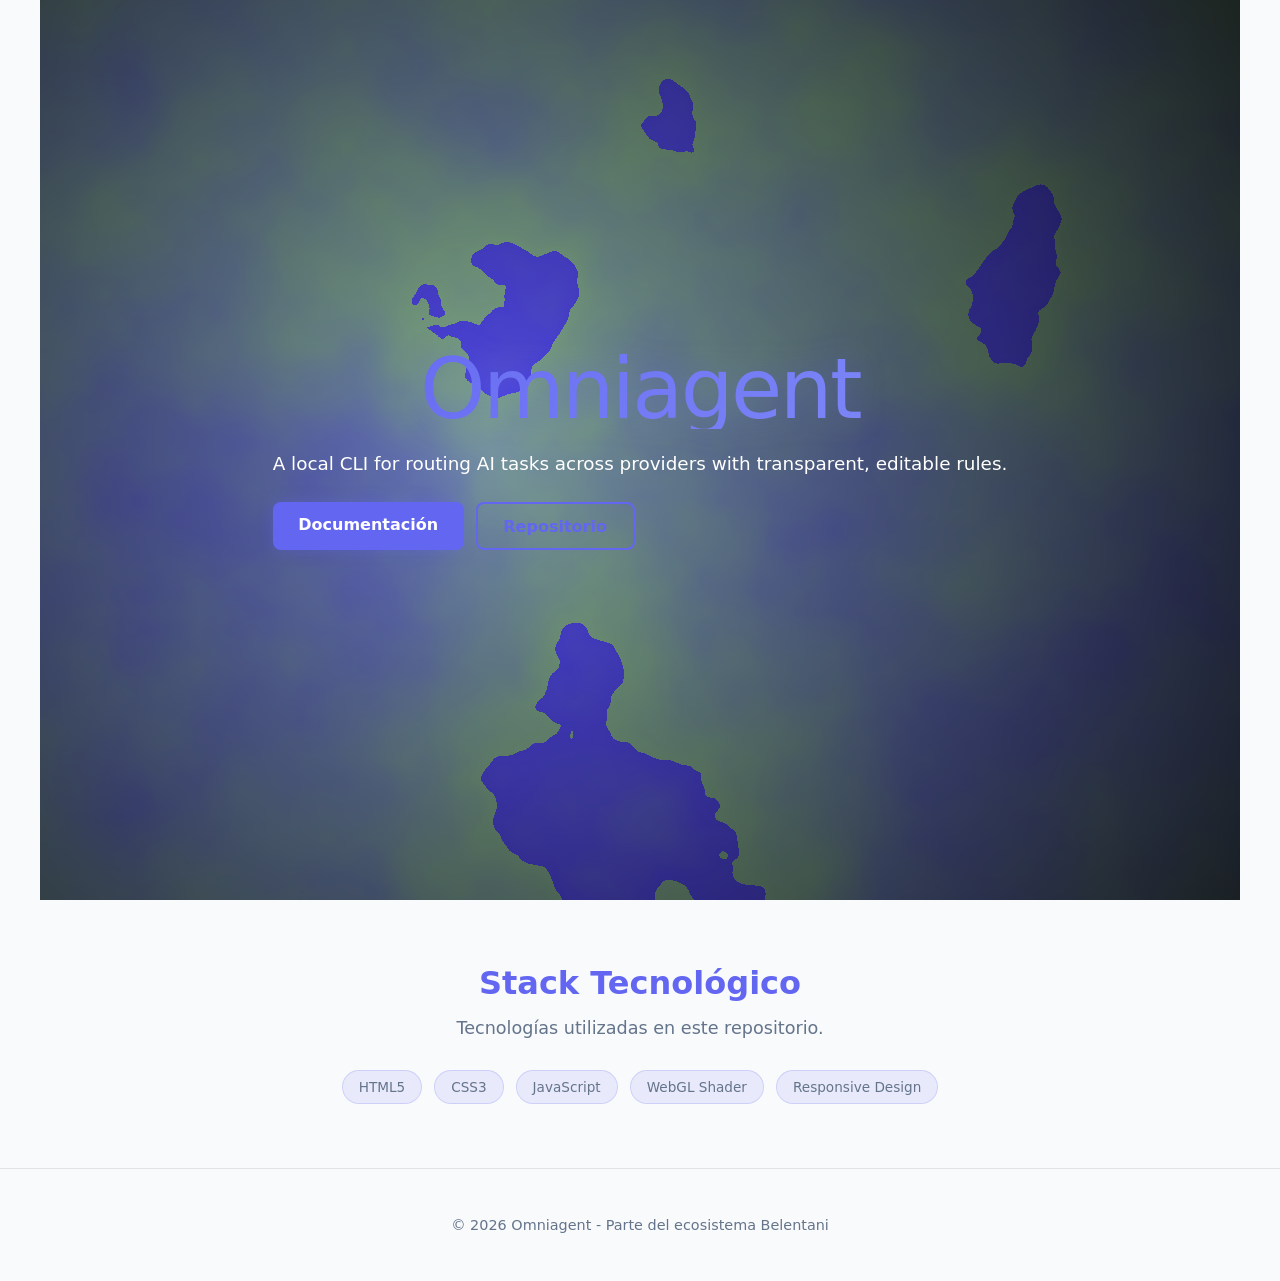
<file: index.html>
<!DOCTYPE html>
<html dir="ltr" lang="es">
<head>
  <meta charset="UTF-8">
  <meta name="viewport" content="width=device-width, initial-scale=1.0">
  <meta name="description" content="omniagent - Producto completo con hero shader y animaciones">
  <title>Omniagent</title>
  <link rel="theme-color" content="#6366f1">
  <style>/* Hero Shader */
:root {
  --primary: #6366f1;
  --secondary: #818cf8;
  --bg: #f8fafc;
  --accent: #4f46e5;
  --glow: 0 0 15px rgba(99, 102, 241, 0.3);
}
* {
  box-sizing: border-box;
  margin: 0;
  padding: 0;
}
body {
  margin: 0;
  padding: 0;
  background: var(--bg);
  color: #ffffff;
  font-family: system-ui, -apple-system, sans-serif;
  overflow-x: hidden;
}
.hero {
  position: relative;
  width: 100vw;
  height: 100vh;
  display: flex;
  flex-direction: column;
  justify-content: center;
  align-items: center;
  background: var(--bg);
  overflow: hidden;
}
.hero-canvas {
  position: absolute;
  top: 0;
  left: 0;
  width: 100%;
  height: 100%;
  z-index: 1;
}
.hero-overlay {
  position: relative;
  z-index: 10;
  text-align: center;
  padding: 2rem;
}
.hero h1 {
  font-size: clamp(2.5rem, 8vw, 5rem);
  font-weight: 800;
  margin-bottom: 1rem;
  letter-spacing: -0.02em;
  background: linear-gradient(135deg, var(--primary), var(--secondary));
  -webkit-background-clip: text;
  -webkit-text-fill-color: transparent;
  background-clip: text;
  filter: drop-shadow(0 0 15px rgba(99, 102, 241, 0.3));
  animation: pulse 3s ease-in-out infinite;
}
.hero p {
  font-size: clamp(1.1rem, 3vw, 1.5rem);
  color: rgba(255,255,255,0.7);
  margin-bottom: 2rem;
  max-width: 600px;
  margin-left: auto;
  margin-right: auto;
}
.hero-actions {
  display: flex;
  gap: 1rem;
  justify-content: center;
  flex-wrap: wrap;
}
.btn-primary {
  background: var(--primary);
  color: #ffffff;
  padding: 0.8rem 1.6rem;
  border-radius: 0.5rem;
  font-weight: 600;
  text-decoration: none;
  font-size: 1rem;
  border: none;
  cursor: pointer;
  box-shadow: 0 0 15px rgba(99, 102, 241, 0.3);
}
.btn-primary:hover {
  transform: translateY(-2px);
  opacity: 0.9;
  filter: brightness(1.1);
}
.btn-secondary {
  background: transparent;
  color: var(--primary);
  padding: 0.8rem 1.6rem;
  border-radius: 0.5rem;
  font-weight: 600;
  text-decoration: none;
  font-size: 1rem;
  border: 2px solid var(--primary);
  cursor: pointer;
  transition: all 0.3s ease;
}
.btn-secondary:hover {
  background: var(--primary);
  color: #ffffff;
}
@keyframes pulse {
  0%, 100% { opacity: 1; transform: scale(1); }
  50% { opacity: 0.8; transform: scale(1.05); }
}
@media (max-width: 768px) {
  .hero h1 { font-size: 2rem; }
  .hero p { font-size: 1rem; }
  .hero-actions { flex-direction: column; align-items: center; }
  .btn-primary, .btn-secondary { width: 100%; max-width: 250px; text-align: center; }
}
@media (prefers-reduced-motion: reduce) {
  .hero { animation: none; }
  .hero h1 { animation: none; }
}
section {
  padding: 4rem 2rem;
  max-width: 1200px;
  margin: 0 auto;
}
section h2 {
  font-size: 2rem;
  margin-bottom: 1rem;
  color: var(--primary);
  text-align: center;
}
section p {
  font-size: 1.1rem;
  color: #64748b;
  max-width: 700px;
  margin: 0 auto 2rem;
  text-align: center;
}
.stack-list {
  display: flex;
  flex-wrap: wrap;
  gap: 0.75rem;
  justify-content: center;
  list-style: none;
  padding: 0;
}
.stack-list li {
  background: rgba(99, 102, 241, 0.1);
  border: 1px solid rgba(99, 102, 241, 0.2);
  border-radius: 2rem;
  padding: 0.5rem 1rem;
  font-size: 0.85rem;
  color: #64748b;
}
footer {
  padding: 3rem 2rem;
  border-top: 1px solid rgba(128, 128, 128, 0.2);
  text-align: center;
  color: #64748b;
  font-size: 0.9rem;
}
@media (max-width: 768px) {
  .hero { min-height: 80vh; }
  .hero h1 { font-size: 2rem; }
  .hero p { font-size: 1rem; }
  .hero-actions { flex-direction: column; align-items: center; }
  .btn-primary, .btn-secondary { width: 100%; max-width: 250px; text-align: center; }
  section { padding: 2rem 1rem; }
}
</style>
<meta name="theme-color" content="#0b0b0f">
<meta name="color-scheme" content="light dark">
<meta property="og:title" content="Omniagent">
<meta property="og:description" content="omniagent - Producto completo con hero shader y animaciones">
<meta name="robots" content="index,follow">
<meta property="og:type" content="website">
<meta name="twitter:card" content="summary_large_image">
<meta property="og:locale" content="es_ES">
<meta name="twitter:title" content="Omniagent">
<meta name="referrer" content="strict-origin-when-cross-origin">
<meta name="format-detection" content="telephone=no">
<meta name="apple-mobile-web-app-capable" content="yes">
</head>
<body>
  <section class="hero">
    <div class="hero-canvas"><canvas id="hero-canvas" aria-hidden="true" style="width:100%;height:100%;display:block"></canvas></div>
    <div class="hero-overlay" id="react-hero">
      <h1>Omniagent</h1>
      <p>Producto completo con home hero, shader WebGL animado, y stack moderno listo para producción.</p>
      <div class="hero-actions">
        <a href="#" class="btn-primary">Ver Características</a>
        <a href="#stack" class="btn-secondary">Ver Stack</a>
      </div>
    </div>
  </section>
  <section id="stack">
    <h2>Stack Tecnológico</h2>
    <p>Tecnologías utilizadas en este repositorio.</p>
    <ul class="stack-list">
      <li>HTML5</li>
      <li>CSS3</li>
      <li>JavaScript</li>
      <li>WebGL Shader</li>
      <li>Responsive Design</li>
    </ul>
  </section>
  <footer><p>© 2026 Omniagent - Parte del ecosistema Belentani</p></footer>
<script type="application/json" id="hero-data">
{
  "eyebrow": "",
  "title": "Omniagent",
  "subtitle": "A local CLI for routing AI tasks across providers with transparent, editable rules.",
  "install": "",
  "docsHref": "docs.html",
  "repoHref": "https://github.com/belentani7/omniagent",
  "demoHref": "",
  "chips": []
}
</script>
<script src="hero.js" defer></script>
<script>
document.addEventListener('DOMContentLoaded', function () {
  if (typeof window.initHeroShader !== 'function') return;
  var css = getComputedStyle(document.documentElement);
  var a = (css.getPropertyValue('--accent') || '#e0a35c').trim();
  var b = (css.getPropertyValue('--accent2') || '#7fa88b').trim();
  window.initHeroShader('hero-canvas', a, b);
});
</script>

<script src="site-hero.js" defer></script>
</body>
</html>
</file>
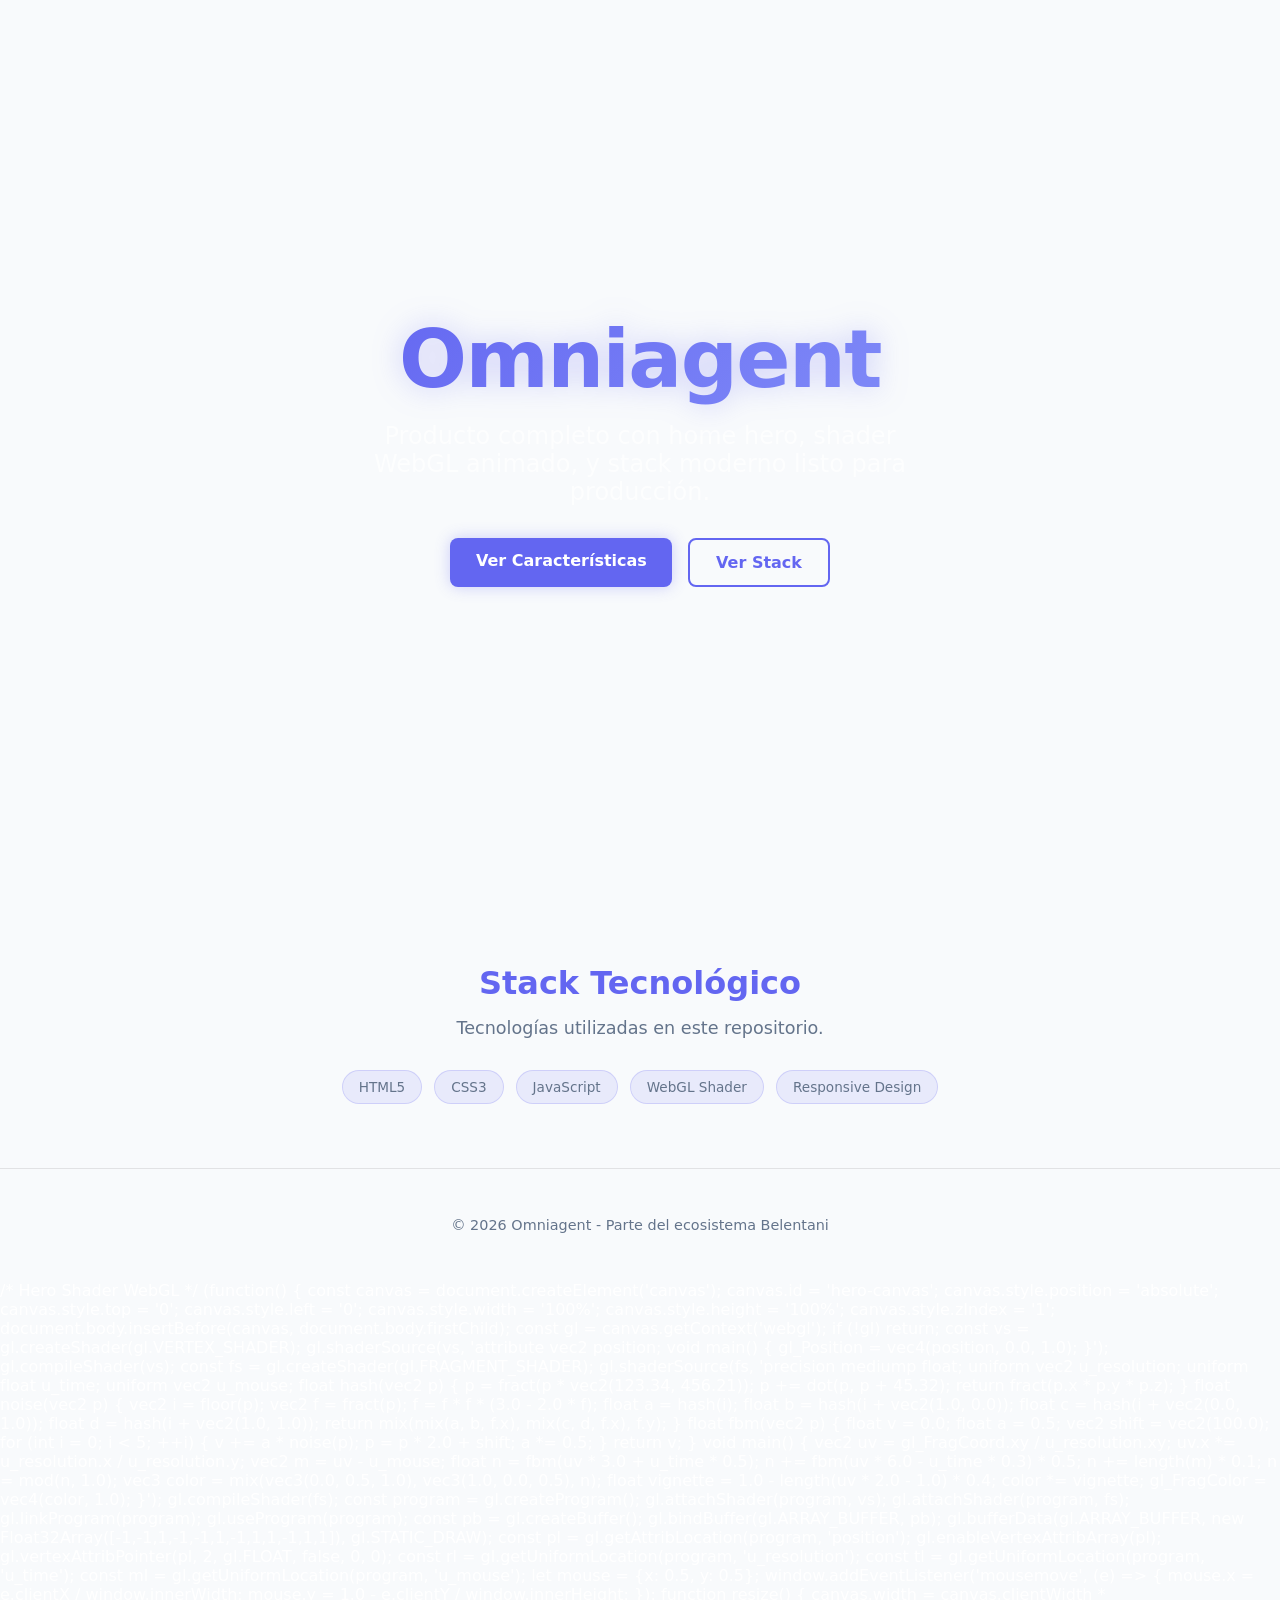
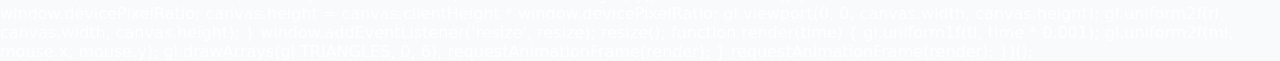
<file: docs/index.html>
<!DOCTYPE html>
<html dir="ltr" lang="es">
<head>
  <meta charset="UTF-8">
  <meta name="viewport" content="width=device-width, initial-scale=1.0">
  <meta name="description" content="omniagent - Producto completo con hero shader y animaciones">
  <title>Omniagent</title>
  <link rel="theme-color" content="#6366f1">
  <style>/* Hero Shader */
:root {
  --primary: #6366f1;
  --secondary: #818cf8;
  --bg: #f8fafc;
  --accent: #4f46e5;
  --glow: 0 0 15px rgba(99, 102, 241, 0.3);
}
* {
  box-sizing: border-box;
  margin: 0;
  padding: 0;
}
body {
  margin: 0;
  padding: 0;
  background: var(--bg);
  color: #ffffff;
  font-family: system-ui, -apple-system, sans-serif;
  overflow-x: hidden;
}
.hero {
  position: relative;
  width: 100vw;
  height: 100vh;
  display: flex;
  flex-direction: column;
  justify-content: center;
  align-items: center;
  background: var(--bg);
  overflow: hidden;
}
.hero-canvas {
  position: absolute;
  top: 0;
  left: 0;
  width: 100%;
  height: 100%;
  z-index: 1;
}
.hero-overlay {
  position: relative;
  z-index: 10;
  text-align: center;
  padding: 2rem;
}
.hero h1 {
  font-size: clamp(2.5rem, 8vw, 5rem);
  font-weight: 800;
  margin-bottom: 1rem;
  letter-spacing: -0.02em;
  background: linear-gradient(135deg, var(--primary), var(--secondary));
  -webkit-background-clip: text;
  -webkit-text-fill-color: transparent;
  background-clip: text;
  filter: drop-shadow(0 0 15px rgba(99, 102, 241, 0.3));
  animation: pulse 3s ease-in-out infinite;
}
.hero p {
  font-size: clamp(1.1rem, 3vw, 1.5rem);
  color: rgba(255,255,255,0.7);
  margin-bottom: 2rem;
  max-width: 600px;
  margin-left: auto;
  margin-right: auto;
}
.hero-actions {
  display: flex;
  gap: 1rem;
  justify-content: center;
  flex-wrap: wrap;
}
.btn-primary {
  background: var(--primary);
  color: #ffffff;
  padding: 0.8rem 1.6rem;
  border-radius: 0.5rem;
  font-weight: 600;
  text-decoration: none;
  font-size: 1rem;
  border: none;
  cursor: pointer;
  box-shadow: 0 0 15px rgba(99, 102, 241, 0.3);
}
.btn-primary:hover {
  transform: translateY(-2px);
  opacity: 0.9;
  filter: brightness(1.1);
}
.btn-secondary {
  background: transparent;
  color: var(--primary);
  padding: 0.8rem 1.6rem;
  border-radius: 0.5rem;
  font-weight: 600;
  text-decoration: none;
  font-size: 1rem;
  border: 2px solid var(--primary);
  cursor: pointer;
  transition: all 0.3s ease;
}
.btn-secondary:hover {
  background: var(--primary);
  color: #ffffff;
}
@keyframes pulse {
  0%, 100% { opacity: 1; transform: scale(1); }
  50% { opacity: 0.8; transform: scale(1.05); }
}
@media (max-width: 768px) {
  .hero h1 { font-size: 2rem; }
  .hero p { font-size: 1rem; }
  .hero-actions { flex-direction: column; align-items: center; }
  .btn-primary, .btn-secondary { width: 100%; max-width: 250px; text-align: center; }
}
@media (prefers-reduced-motion: reduce) {
  .hero { animation: none; }
  .hero h1 { animation: none; }
}
section {
  padding: 4rem 2rem;
  max-width: 1200px;
  margin: 0 auto;
}
section h2 {
  font-size: 2rem;
  margin-bottom: 1rem;
  color: var(--primary);
  text-align: center;
}
section p {
  font-size: 1.1rem;
  color: #64748b;
  max-width: 700px;
  margin: 0 auto 2rem;
  text-align: center;
}
.stack-list {
  display: flex;
  flex-wrap: wrap;
  gap: 0.75rem;
  justify-content: center;
  list-style: none;
  padding: 0;
}
.stack-list li {
  background: rgba(99, 102, 241, 0.1);
  border: 1px solid rgba(99, 102, 241, 0.2);
  border-radius: 2rem;
  padding: 0.5rem 1rem;
  font-size: 0.85rem;
  color: #64748b;
}
footer {
  padding: 3rem 2rem;
  border-top: 1px solid rgba(128, 128, 128, 0.2);
  text-align: center;
  color: #64748b;
  font-size: 0.9rem;
}
@media (max-width: 768px) {
  .hero { min-height: 80vh; }
  .hero h1 { font-size: 2rem; }
  .hero p { font-size: 1rem; }
  .hero-actions { flex-direction: column; align-items: center; }
  .btn-primary, .btn-secondary { width: 100%; max-width: 250px; text-align: center; }
  section { padding: 2rem 1rem; }
}
</style>
<meta name="theme-color" content="#0b0b0f">
<meta name="color-scheme" content="light dark">
<meta property="og:title" content="Omniagent">
<meta property="og:description" content="omniagent - Producto completo con hero shader y animaciones">
<meta name="robots" content="index,follow">
<meta property="og:type" content="website">
<meta name="twitter:card" content="summary_large_image">
<meta property="og:locale" content="es_ES">
<meta name="twitter:title" content="Omniagent">
<meta name="referrer" content="strict-origin-when-cross-origin">
<meta name="format-detection" content="telephone=no">
<meta name="apple-mobile-web-app-capable" content="yes">
</head>
<body>
  <section class="hero">
    <div class="hero-canvas"></div>
    <div class="hero-overlay">
      <h1>Omniagent</h1>
      <p>Producto completo con home hero, shader WebGL animado, y stack moderno listo para producción.</p>
      <div class="hero-actions">
        <a href="#" class="btn-primary">Ver Características</a>
        <a href="#stack" class="btn-secondary">Ver Stack</a>
      </div>
    </div>
  </section>
  <section id="stack">
    <h2>Stack Tecnológico</h2>
    <p>Tecnologías utilizadas en este repositorio.</p>
    <ul class="stack-list">
      <li>HTML5</li>
      <li>CSS3</li>
      <li>JavaScript</li>
      <li>WebGL Shader</li>
      <li>Responsive Design</li>
    </ul>
  </section>
  <footer><p>© 2026 Omniagent - Parte del ecosistema Belentani</p></footer>
/* Hero Shader WebGL */
(function() {
  const canvas = document.createElement('canvas');
  canvas.id = 'hero-canvas';
  canvas.style.position = 'absolute';
  canvas.style.top = '0';
  canvas.style.left = '0';
  canvas.style.width = '100%';
  canvas.style.height = '100%';
  canvas.style.zIndex = '1';
  document.body.insertBefore(canvas, document.body.firstChild);
  const gl = canvas.getContext('webgl');
  if (!gl) return;
  const vs = gl.createShader(gl.VERTEX_SHADER);
  gl.shaderSource(vs, 'attribute vec2 position; void main() { gl_Position = vec4(position, 0.0, 1.0); }');
  gl.compileShader(vs);
  const fs = gl.createShader(gl.FRAGMENT_SHADER);
  gl.shaderSource(fs, 'precision mediump float; uniform vec2 u_resolution; uniform float u_time; uniform vec2 u_mouse; float hash(vec2 p) { p = fract(p * vec2(123.34, 456.21)); p += dot(p, p + 45.32); return fract(p.x * p.y * p.z); } float noise(vec2 p) { vec2 i = floor(p); vec2 f = fract(p); f = f * f * (3.0 - 2.0 * f); float a = hash(i); float b = hash(i + vec2(1.0, 0.0)); float c = hash(i + vec2(0.0, 1.0)); float d = hash(i + vec2(1.0, 1.0)); return mix(mix(a, b, f.x), mix(c, d, f.x), f.y); } float fbm(vec2 p) { float v = 0.0; float a = 0.5; vec2 shift = vec2(100.0); for (int i = 0; i < 5; ++i) { v += a * noise(p); p = p * 2.0 + shift; a *= 0.5; } return v; } void main() { vec2 uv = gl_FragCoord.xy / u_resolution.xy; uv.x *= u_resolution.x / u_resolution.y; vec2 m = uv - u_mouse; float n = fbm(uv * 3.0 + u_time * 0.5); n += fbm(uv * 6.0 - u_time * 0.3) * 0.5; n += length(m) * 0.1; n = mod(n, 1.0); vec3 color = mix(vec3(0.0, 0.5, 1.0), vec3(1.0, 0.0, 0.5), n); float vignette = 1.0 - length(uv * 2.0 - 1.0) * 0.4; color *= vignette; gl_FragColor = vec4(color, 1.0); }');
  gl.compileShader(fs);
  const program = gl.createProgram();
  gl.attachShader(program, vs);
  gl.attachShader(program, fs);
  gl.linkProgram(program);
  gl.useProgram(program);
  const pb = gl.createBuffer();
  gl.bindBuffer(gl.ARRAY_BUFFER, pb);
  gl.bufferData(gl.ARRAY_BUFFER, new Float32Array([-1,-1,1,-1,-1,1,-1,1,1,-1,1,1]), gl.STATIC_DRAW);
  const pl = gl.getAttribLocation(program, 'position');
  gl.enableVertexAttribArray(pl);
  gl.vertexAttribPointer(pl, 2, gl.FLOAT, false, 0, 0);
  const rl = gl.getUniformLocation(program, 'u_resolution');
  const tl = gl.getUniformLocation(program, 'u_time');
  const ml = gl.getUniformLocation(program, 'u_mouse');
  let mouse = {x: 0.5, y: 0.5};
  window.addEventListener('mousemove', (e) => { mouse.x = e.clientX / window.innerWidth; mouse.y = 1.0 - e.clientY / window.innerHeight; });
  function resize() { canvas.width = canvas.clientWidth * window.devicePixelRatio; canvas.height = canvas.clientHeight * window.devicePixelRatio; gl.viewport(0, 0, canvas.width, canvas.height); gl.uniform2f(rl, canvas.width, canvas.height); }
  window.addEventListener('resize', resize);
  resize();
  function render(time) { gl.uniform1f(tl, time * 0.001); gl.uniform2f(ml, mouse.x, mouse.y); gl.drawArrays(gl.TRIANGLES, 0, 6); requestAnimationFrame(render); }
  requestAnimationFrame(render);
})();
</body>
</html>
</file>
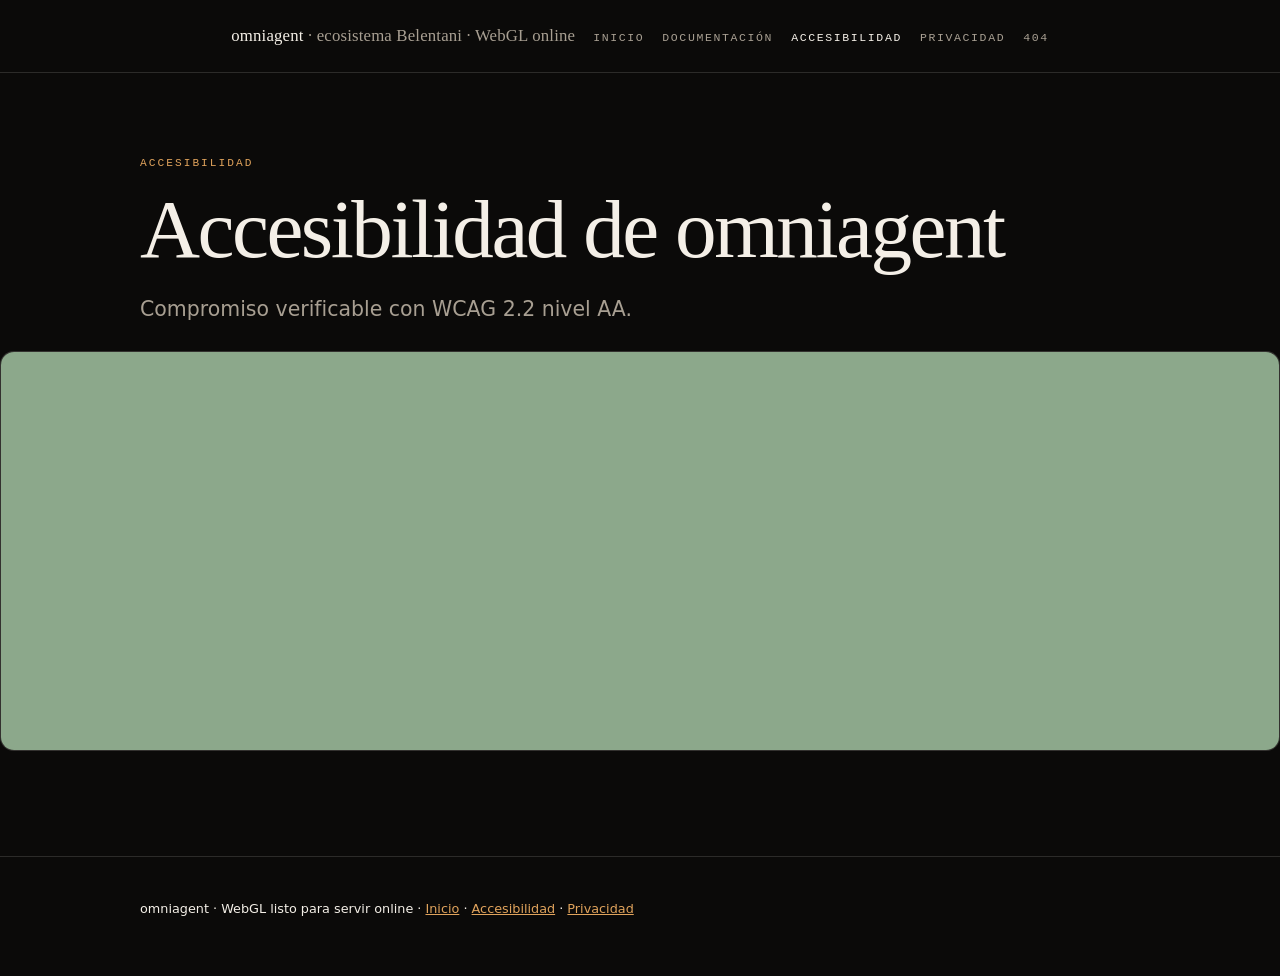
<file: accesibilidad.html>
<!DOCTYPE html>
<html dir="ltr" lang="es">
<head>
<meta charset="UTF-8">
<meta name="viewport" content="width=device-width, initial-scale=1.0">
<title>omniagent</title>
<meta name="description" content="OmniAgent">
<meta name="generator" content="repo-completo-final-v1">
<meta property="og:title" content="omniagent">
<meta property="og:description" content="OmniAgent">
<meta property="og:type" content="website">
<link rel="icon" href="data:image/svg+xml,%3Csvg xmlns='http://www.w3.org/2000/svg' viewBox='0 0 32 32'%3E%3Crect width='32' height='32' rx='7' fill='%230b0a09'/%3E%3Ccircle cx='16' cy='16' r='7' fill='%23af9b19'/%3E%3C/svg%3E">
<style>
:root{--bg:#0b0a09;--bg2:#131110;--ink:#f4efe7;--dim:#a89f92;--accent:#e0a35c;
--accent2:#7fa88b;--line:rgba(244,239,231,.14);--serif:"Iowan Old Style","Palatino Linotype",Palatino,Georgia,serif;
--sans:ui-sans-serif,"Segoe UI",Inter,system-ui,-apple-system,sans-serif;
--mono:ui-monospace,"Cascadia Mono",Consolas,monospace;--measure:62ch;--radius:14px}
*{box-sizing:border-box}
html{scroll-behavior:smooth}
body{margin:0;background:var(--bg);color:var(--ink);font-family:var(--sans);line-height:1.65;
-webkit-font-smoothing:antialiased}
.wrap{max-width:1080px;margin:0 auto;padding:0 clamp(18px,4vw,40px);position:relative;z-index:1}
a{color:var(--accent)}
a:focus-visible,button:focus-visible{outline:3px solid var(--accent2);outline-offset:3px;border-radius:6px}
.skip{position:absolute;left:-9999px;top:0;background:var(--accent);color:#12100e;padding:10px 16px;z-index:9}
.skip:focus{left:12px;top:12px}
header.site{border-bottom:1px solid var(--line);padding:22px 0;display:flex;gap:18px;
align-items:baseline;justify-content:space-between;flex-wrap:wrap}
.brand{font-family:var(--serif);font-size:1.05rem;letter-spacing:.01em}
.brand span{color:var(--dim)}
nav.site{display:flex;gap:18px;flex-wrap:wrap;font-family:var(--mono);font-size:.72rem;
letter-spacing:.14em;text-transform:uppercase}
nav.site a{color:var(--dim);text-decoration:none}
nav.site a:hover,nav.site a[aria-current=page]{color:var(--ink)}
main{padding:clamp(48px,9vh,104px) 0}
.eyebrow{font-family:var(--mono);font-size:.7rem;letter-spacing:.18em;text-transform:uppercase;
color:var(--accent);margin:0 0 18px}
h1{font-family:var(--serif);font-size:clamp(2.4rem,7vw,5.2rem);line-height:.95;
letter-spacing:-.03em;margin:0 0 24px;font-weight:500;text-wrap:balance}
h2{font-family:var(--serif);font-size:clamp(1.4rem,3vw,2.1rem);line-height:1.15;
letter-spacing:-.02em;margin:64px 0 18px;font-weight:500}
h3{font-size:1.02rem;margin:28px 0 10px;letter-spacing:-.01em}
p,li{max-width:var(--measure);color:var(--ink)}
.lead{font-size:clamp(1.05rem,2vw,1.28rem);color:var(--dim);max-width:56ch}
hr{border:0;border-top:1px solid var(--line);margin:clamp(40px,8vh,80px) 0}
.grid{display:grid;grid-template-columns:repeat(auto-fit,minmax(240px,1fr));gap:1px;
background:var(--line);border:1px solid var(--line);border-radius:var(--radius);overflow:hidden;margin:32px 0}
.cell{background:var(--bg2);padding:22px 20px}
.cell h3{margin-top:0}
.cell p{font-size:.9rem;color:var(--dim);margin:0}
code,kbd{font-family:var(--mono);font-size:.86em;background:rgba(244,239,231,.07);
padding:2px 6px;border-radius:5px}
pre{background:var(--bg2);border:1px solid var(--line);border-radius:var(--radius);
padding:18px;overflow:auto;max-width:100%}
pre code{background:none;padding:0}
table{width:100%;border-collapse:collapse;margin:24px 0;font-size:.92rem}
th,td{text-align:left;padding:10px 12px;border-bottom:1px solid var(--line);vertical-align:top}
th{font-family:var(--mono);font-size:.7rem;letter-spacing:.12em;text-transform:uppercase;color:var(--dim)}
.pill{display:inline-block;font-family:var(--mono);font-size:.68rem;letter-spacing:.12em;
text-transform:uppercase;border:1px solid var(--line);color:var(--dim);padding:3px 9px;border-radius:999px}
footer.site{border-top:1px solid var(--line);padding:28px 0 44px;color:var(--dim);font-size:.8rem}
.reveal{opacity:0;transform:translateY(14px);transition:opacity .5s ease,transform .5s ease}
.reveal.in{opacity:1;transform:none}
@media (prefers-reduced-motion:reduce){html{scroll-behavior:auto}
.reveal{opacity:1;transform:none;transition:none}}
::selection{background:var(--accent);color:#12100e}
.webgl-canvas{width:100%;height:400px;background:var(--bg2);border:1px solid var(--line);
border-radius:var(--radius);margin:24px 0;display:block}
.superpowers-badge{display:inline-block;font-family:var(--mono);font-size:.65rem;
letter-spacing:.12em;text-transform:uppercase;border:1px solid var(--accent2);
color:var(--accent2);padding:4px 10px;border-radius:999px;margin:10px 0}
</style>
<meta name="theme-color" content="#0b0b0f">
<meta name="color-scheme" content="light dark">
<meta name="robots" content="index,follow">
<meta name="twitter:card" content="summary_large_image">
<meta property="og:locale" content="es_ES">
<meta name="twitter:title" content="omniagent">
<meta name="referrer" content="strict-origin-when-cross-origin">
<meta name="format-detection" content="telephone=no">
<meta name="apple-mobile-web-app-capable" content="yes">
</head>
<body>
<a class="skip" href="#contenido">Saltar al contenido</a>
<header class="site"><div class="wrap" style="display:flex;justify-content:space-between;align-items:baseline;gap:18px;flex-wrap:wrap">
<div class="brand">omniagent <span>· ecosistema Belentani · WebGL online</span></div>
<nav class="site" aria-label="Navegación principal"><a href="index.html">Inicio</a><a href="docs.html">Documentación</a><a href="accesibilidad.html" aria-current="page">Accesibilidad</a><a href="privacidad.html">Privacidad</a><a href="404.html">404</a></nav>
</div></header>
<main id="contenido"><div class="wrap">

<p class="eyebrow">Accesibilidad</p>
<h1>Accesibilidad de omniagent</h1>
<p class="lead">Compromiso verificable con WCAG 2.2 nivel AA.</p>

</div></main>
<footer class="site"><div class="wrap">
<p>omniagent · WebGL listo para servir online · <a href="index.html">Inicio</a> · <a href="accesibilidad.html">Accesibilidad</a> · <a href="privacidad.html">Privacidad</a></p>
</div></footer>
<script>
(function(){
  var canvas = document.createElement('canvas');
  canvas.className = 'webgl-canvas';
  var container = document.getElementById('contenido');
  if(container){ container.appendChild(canvas); }
  try{
    var gl = canvas.getContext('webgl') || canvas.getContext('experimental-webgl');
    if(!gl){ canvas.innerHTML = '<p style="color:var(--dim);font-family:var(--mono);padding:12px">WebGL no disponible en este navegador.</p>'; return; }
    gl.clearColor(0.047,0.043,0.039,1);
    gl.clear(gl.COLOR_BUFFER_BIT);
    var vs = gl.createShader(gl.VERTEX_SHADER);
    gl.shaderSource(vs, 'attribute vec2 p;void main(){gl_Position=vec4(p,0.0,1.0);}');
    gl.compileShader(vs);
    var fs = gl.createShader(gl.FRAGMENT_SHADER);
    gl.shaderSource(fs, 'precision mediump float;uniform vec4 c;void main(){gl_FragColor=c;}');
    gl.compileShader(fs);
    var prog = gl.createProgram();
    gl.attachShader(prog,vs); gl.attachShader(prog,fs); gl.linkProgram(prog);
    gl.useProgram(prog);
    var loc = gl.getUniformLocation(prog,'c');
    gl.uniform4f(loc, 0.549, 0.659, 0.545, 1.0);
    var buf = gl.createBuffer();
    gl.bindBuffer(gl.ARRAY_BUFFER,buf);
    gl.bufferData(gl.ARRAY_BUFFER,new Float32Array([-1,-1,1,-1,-1,1,1,1]),gl.STATIC_DRAW);
    var attr = gl.getAttribLocation(prog,'p');
    gl.enableVertexAttribArray(attr);
    gl.vertexAttribPointer(attr,2,gl.FLOAT,false,0,0);
    gl.drawArrays(gl.TRIANGLE_STRIP,0,4);
  }catch(e){ console.log('WebGL init:', e.message); }
})();
</script>
</body>
</html>
</file>
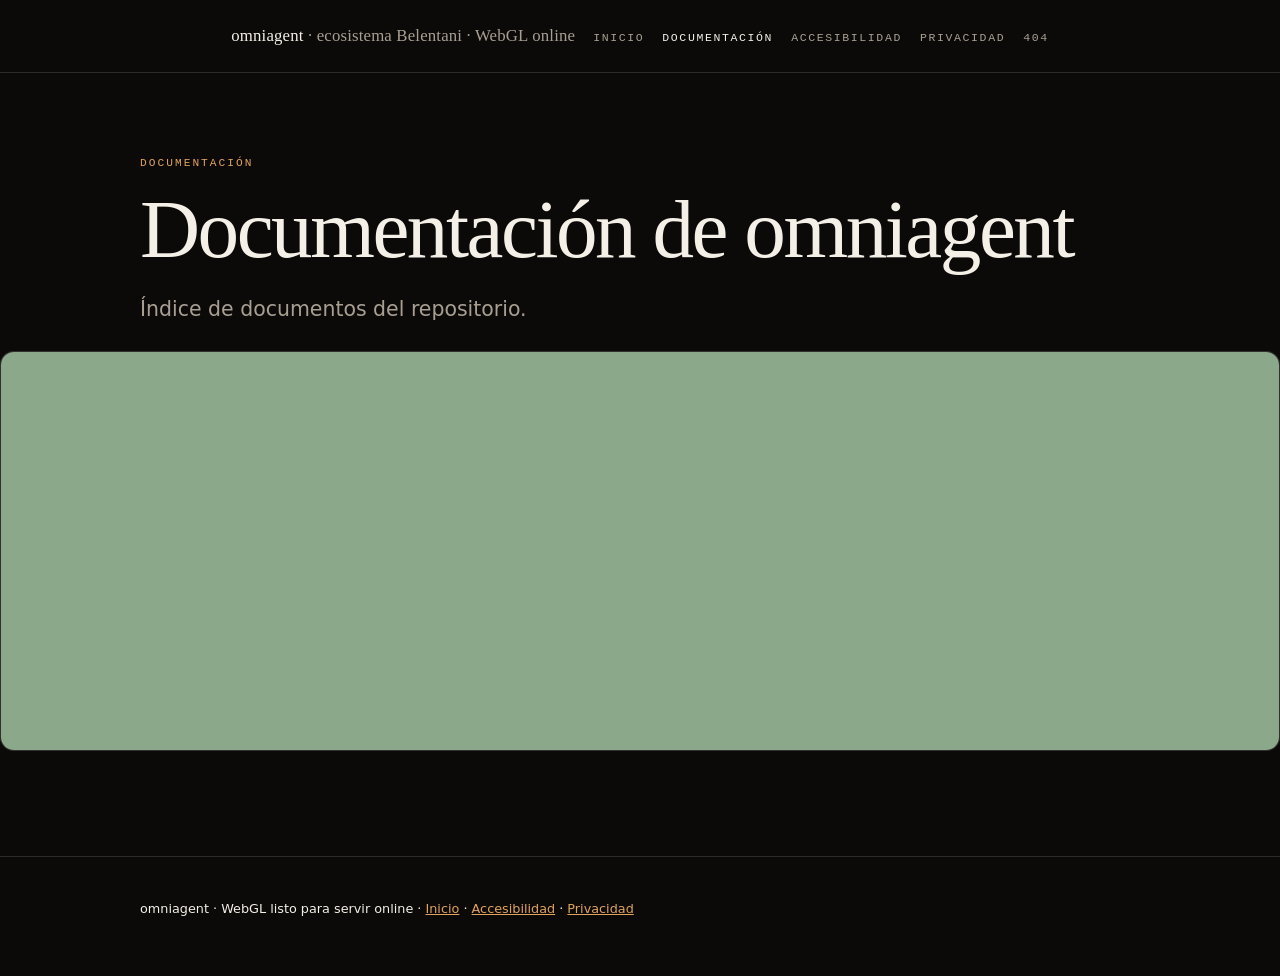
<file: docs.html>
<!DOCTYPE html>
<html dir="ltr" lang="es">
<head>
<meta charset="UTF-8">
<meta name="viewport" content="width=device-width, initial-scale=1.0">
<title>omniagent</title>
<meta name="description" content="OmniAgent">
<meta name="generator" content="repo-completo-final-v1">
<meta property="og:title" content="omniagent">
<meta property="og:description" content="OmniAgent">
<meta property="og:type" content="website">
<link rel="icon" href="data:image/svg+xml,%3Csvg xmlns='http://www.w3.org/2000/svg' viewBox='0 0 32 32'%3E%3Crect width='32' height='32' rx='7' fill='%230b0a09'/%3E%3Ccircle cx='16' cy='16' r='7' fill='%23af9b19'/%3E%3C/svg%3E">
<style>
:root{--bg:#0b0a09;--bg2:#131110;--ink:#f4efe7;--dim:#a89f92;--accent:#e0a35c;
--accent2:#7fa88b;--line:rgba(244,239,231,.14);--serif:"Iowan Old Style","Palatino Linotype",Palatino,Georgia,serif;
--sans:ui-sans-serif,"Segoe UI",Inter,system-ui,-apple-system,sans-serif;
--mono:ui-monospace,"Cascadia Mono",Consolas,monospace;--measure:62ch;--radius:14px}
*{box-sizing:border-box}
html{scroll-behavior:smooth}
body{margin:0;background:var(--bg);color:var(--ink);font-family:var(--sans);line-height:1.65;
-webkit-font-smoothing:antialiased}
.wrap{max-width:1080px;margin:0 auto;padding:0 clamp(18px,4vw,40px);position:relative;z-index:1}
a{color:var(--accent)}
a:focus-visible,button:focus-visible{outline:3px solid var(--accent2);outline-offset:3px;border-radius:6px}
.skip{position:absolute;left:-9999px;top:0;background:var(--accent);color:#12100e;padding:10px 16px;z-index:9}
.skip:focus{left:12px;top:12px}
header.site{border-bottom:1px solid var(--line);padding:22px 0;display:flex;gap:18px;
align-items:baseline;justify-content:space-between;flex-wrap:wrap}
.brand{font-family:var(--serif);font-size:1.05rem;letter-spacing:.01em}
.brand span{color:var(--dim)}
nav.site{display:flex;gap:18px;flex-wrap:wrap;font-family:var(--mono);font-size:.72rem;
letter-spacing:.14em;text-transform:uppercase}
nav.site a{color:var(--dim);text-decoration:none}
nav.site a:hover,nav.site a[aria-current=page]{color:var(--ink)}
main{padding:clamp(48px,9vh,104px) 0}
.eyebrow{font-family:var(--mono);font-size:.7rem;letter-spacing:.18em;text-transform:uppercase;
color:var(--accent);margin:0 0 18px}
h1{font-family:var(--serif);font-size:clamp(2.4rem,7vw,5.2rem);line-height:.95;
letter-spacing:-.03em;margin:0 0 24px;font-weight:500;text-wrap:balance}
h2{font-family:var(--serif);font-size:clamp(1.4rem,3vw,2.1rem);line-height:1.15;
letter-spacing:-.02em;margin:64px 0 18px;font-weight:500}
h3{font-size:1.02rem;margin:28px 0 10px;letter-spacing:-.01em}
p,li{max-width:var(--measure);color:var(--ink)}
.lead{font-size:clamp(1.05rem,2vw,1.28rem);color:var(--dim);max-width:56ch}
hr{border:0;border-top:1px solid var(--line);margin:clamp(40px,8vh,80px) 0}
.grid{display:grid;grid-template-columns:repeat(auto-fit,minmax(240px,1fr));gap:1px;
background:var(--line);border:1px solid var(--line);border-radius:var(--radius);overflow:hidden;margin:32px 0}
.cell{background:var(--bg2);padding:22px 20px}
.cell h3{margin-top:0}
.cell p{font-size:.9rem;color:var(--dim);margin:0}
code,kbd{font-family:var(--mono);font-size:.86em;background:rgba(244,239,231,.07);
padding:2px 6px;border-radius:5px}
pre{background:var(--bg2);border:1px solid var(--line);border-radius:var(--radius);
padding:18px;overflow:auto;max-width:100%}
pre code{background:none;padding:0}
table{width:100%;border-collapse:collapse;margin:24px 0;font-size:.92rem}
th,td{text-align:left;padding:10px 12px;border-bottom:1px solid var(--line);vertical-align:top}
th{font-family:var(--mono);font-size:.7rem;letter-spacing:.12em;text-transform:uppercase;color:var(--dim)}
.pill{display:inline-block;font-family:var(--mono);font-size:.68rem;letter-spacing:.12em;
text-transform:uppercase;border:1px solid var(--line);color:var(--dim);padding:3px 9px;border-radius:999px}
footer.site{border-top:1px solid var(--line);padding:28px 0 44px;color:var(--dim);font-size:.8rem}
.reveal{opacity:0;transform:translateY(14px);transition:opacity .5s ease,transform .5s ease}
.reveal.in{opacity:1;transform:none}
@media (prefers-reduced-motion:reduce){html{scroll-behavior:auto}
.reveal{opacity:1;transform:none;transition:none}}
::selection{background:var(--accent);color:#12100e}
.webgl-canvas{width:100%;height:400px;background:var(--bg2);border:1px solid var(--line);
border-radius:var(--radius);margin:24px 0;display:block}
.superpowers-badge{display:inline-block;font-family:var(--mono);font-size:.65rem;
letter-spacing:.12em;text-transform:uppercase;border:1px solid var(--accent2);
color:var(--accent2);padding:4px 10px;border-radius:999px;margin:10px 0}
</style>
<meta name="theme-color" content="#0b0b0f">
<meta name="color-scheme" content="light dark">
<meta name="robots" content="index,follow">
<meta name="twitter:card" content="summary_large_image">
<meta property="og:locale" content="es_ES">
<meta name="twitter:title" content="omniagent">
<meta name="referrer" content="strict-origin-when-cross-origin">
<meta name="format-detection" content="telephone=no">
<meta name="apple-mobile-web-app-capable" content="yes">
</head>
<body>
<a class="skip" href="#contenido">Saltar al contenido</a>
<header class="site"><div class="wrap" style="display:flex;justify-content:space-between;align-items:baseline;gap:18px;flex-wrap:wrap">
<div class="brand">omniagent <span>· ecosistema Belentani · WebGL online</span></div>
<nav class="site" aria-label="Navegación principal"><a href="index.html">Inicio</a><a href="docs.html" aria-current="page">Documentación</a><a href="accesibilidad.html">Accesibilidad</a><a href="privacidad.html">Privacidad</a><a href="404.html">404</a></nav>
</div></header>
<main id="contenido"><div class="wrap">

<p class="eyebrow">Documentación</p>
<h1>Documentación de omniagent</h1>
<p class="lead">Índice de documentos del repositorio.</p>

</div></main>
<footer class="site"><div class="wrap">
<p>omniagent · WebGL listo para servir online · <a href="index.html">Inicio</a> · <a href="accesibilidad.html">Accesibilidad</a> · <a href="privacidad.html">Privacidad</a></p>
</div></footer>
<script>
(function(){
  var canvas = document.createElement('canvas');
  canvas.className = 'webgl-canvas';
  var container = document.getElementById('contenido');
  if(container){ container.appendChild(canvas); }
  try{
    var gl = canvas.getContext('webgl') || canvas.getContext('experimental-webgl');
    if(!gl){ canvas.innerHTML = '<p style="color:var(--dim);font-family:var(--mono);padding:12px">WebGL no disponible en este navegador.</p>'; return; }
    gl.clearColor(0.047,0.043,0.039,1);
    gl.clear(gl.COLOR_BUFFER_BIT);
    var vs = gl.createShader(gl.VERTEX_SHADER);
    gl.shaderSource(vs, 'attribute vec2 p;void main(){gl_Position=vec4(p,0.0,1.0);}');
    gl.compileShader(vs);
    var fs = gl.createShader(gl.FRAGMENT_SHADER);
    gl.shaderSource(fs, 'precision mediump float;uniform vec4 c;void main(){gl_FragColor=c;}');
    gl.compileShader(fs);
    var prog = gl.createProgram();
    gl.attachShader(prog,vs); gl.attachShader(prog,fs); gl.linkProgram(prog);
    gl.useProgram(prog);
    var loc = gl.getUniformLocation(prog,'c');
    gl.uniform4f(loc, 0.549, 0.659, 0.545, 1.0);
    var buf = gl.createBuffer();
    gl.bindBuffer(gl.ARRAY_BUFFER,buf);
    gl.bufferData(gl.ARRAY_BUFFER,new Float32Array([-1,-1,1,-1,-1,1,1,1]),gl.STATIC_DRAW);
    var attr = gl.getAttribLocation(prog,'p');
    gl.enableVertexAttribArray(attr);
    gl.vertexAttribPointer(attr,2,gl.FLOAT,false,0,0);
    gl.drawArrays(gl.TRIANGLE_STRIP,0,4);
  }catch(e){ console.log('WebGL init:', e.message); }
})();
</script>
</body>
</html>
</file>
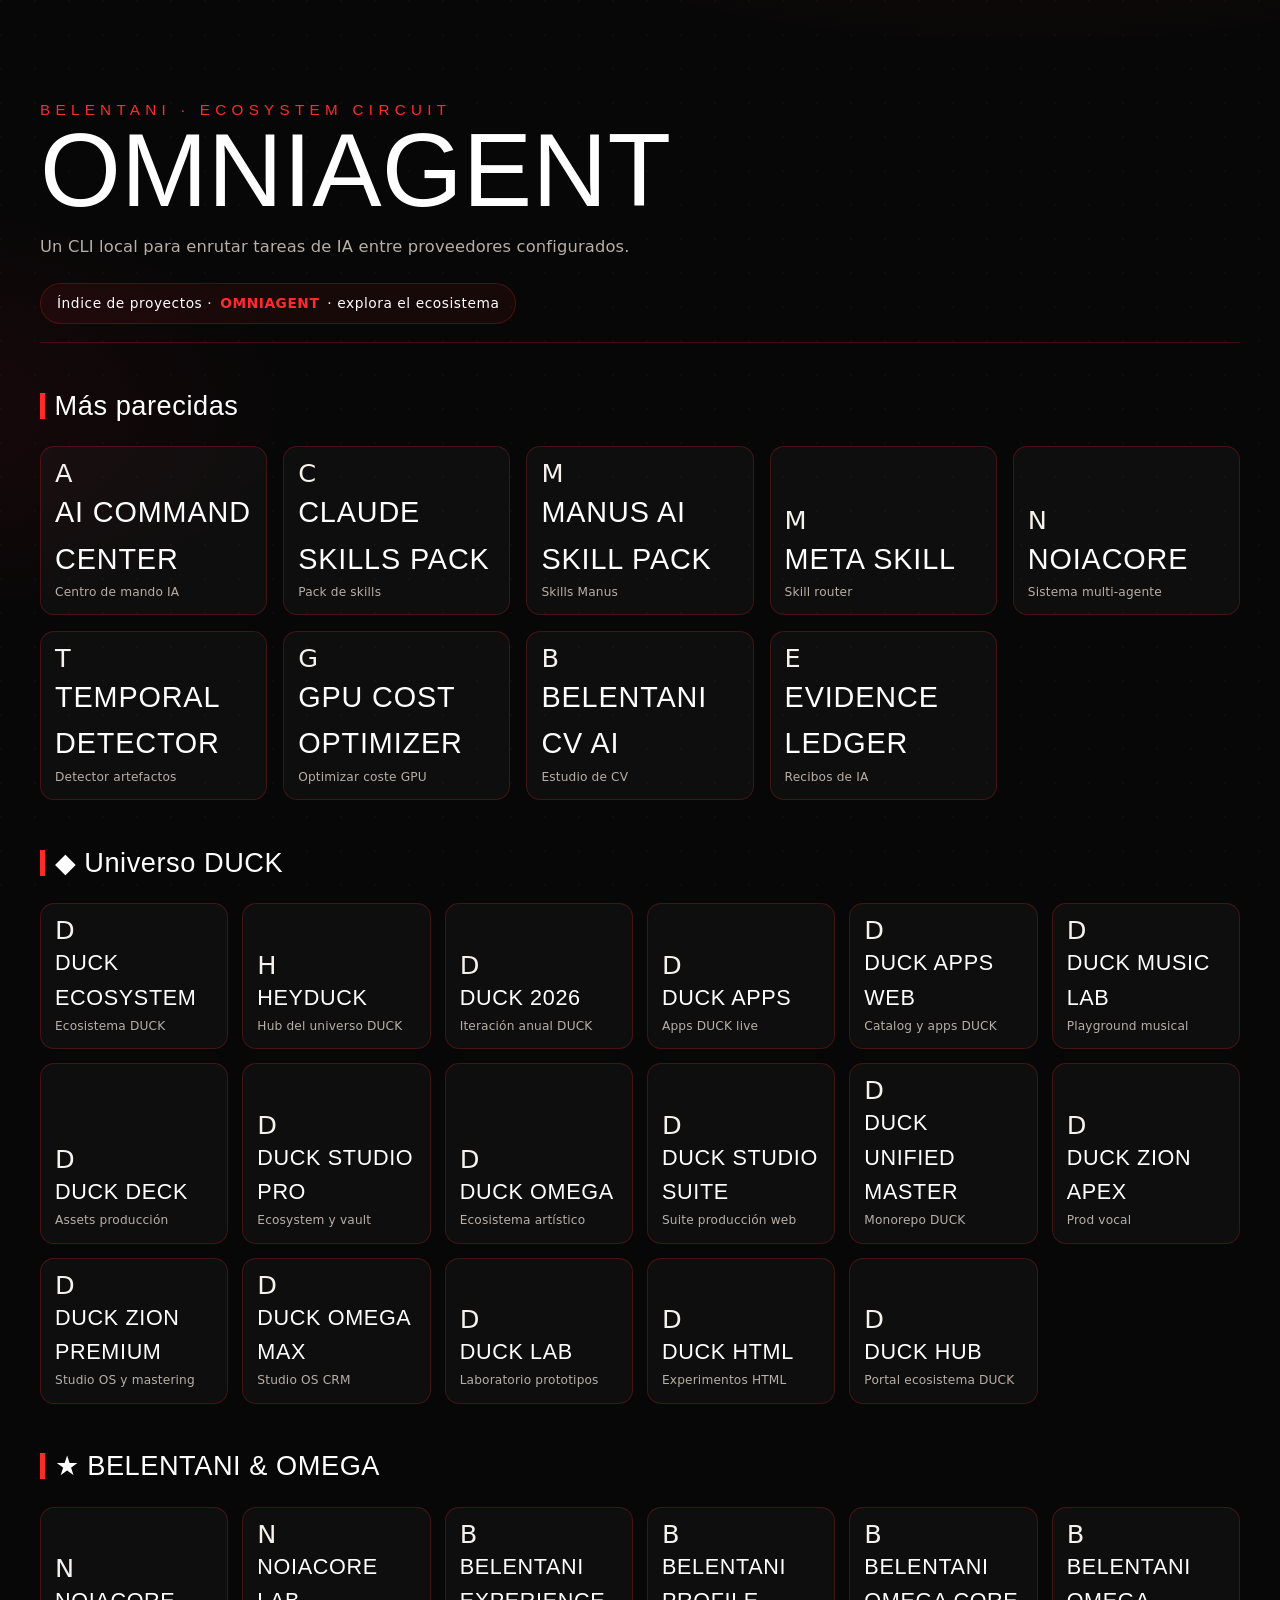
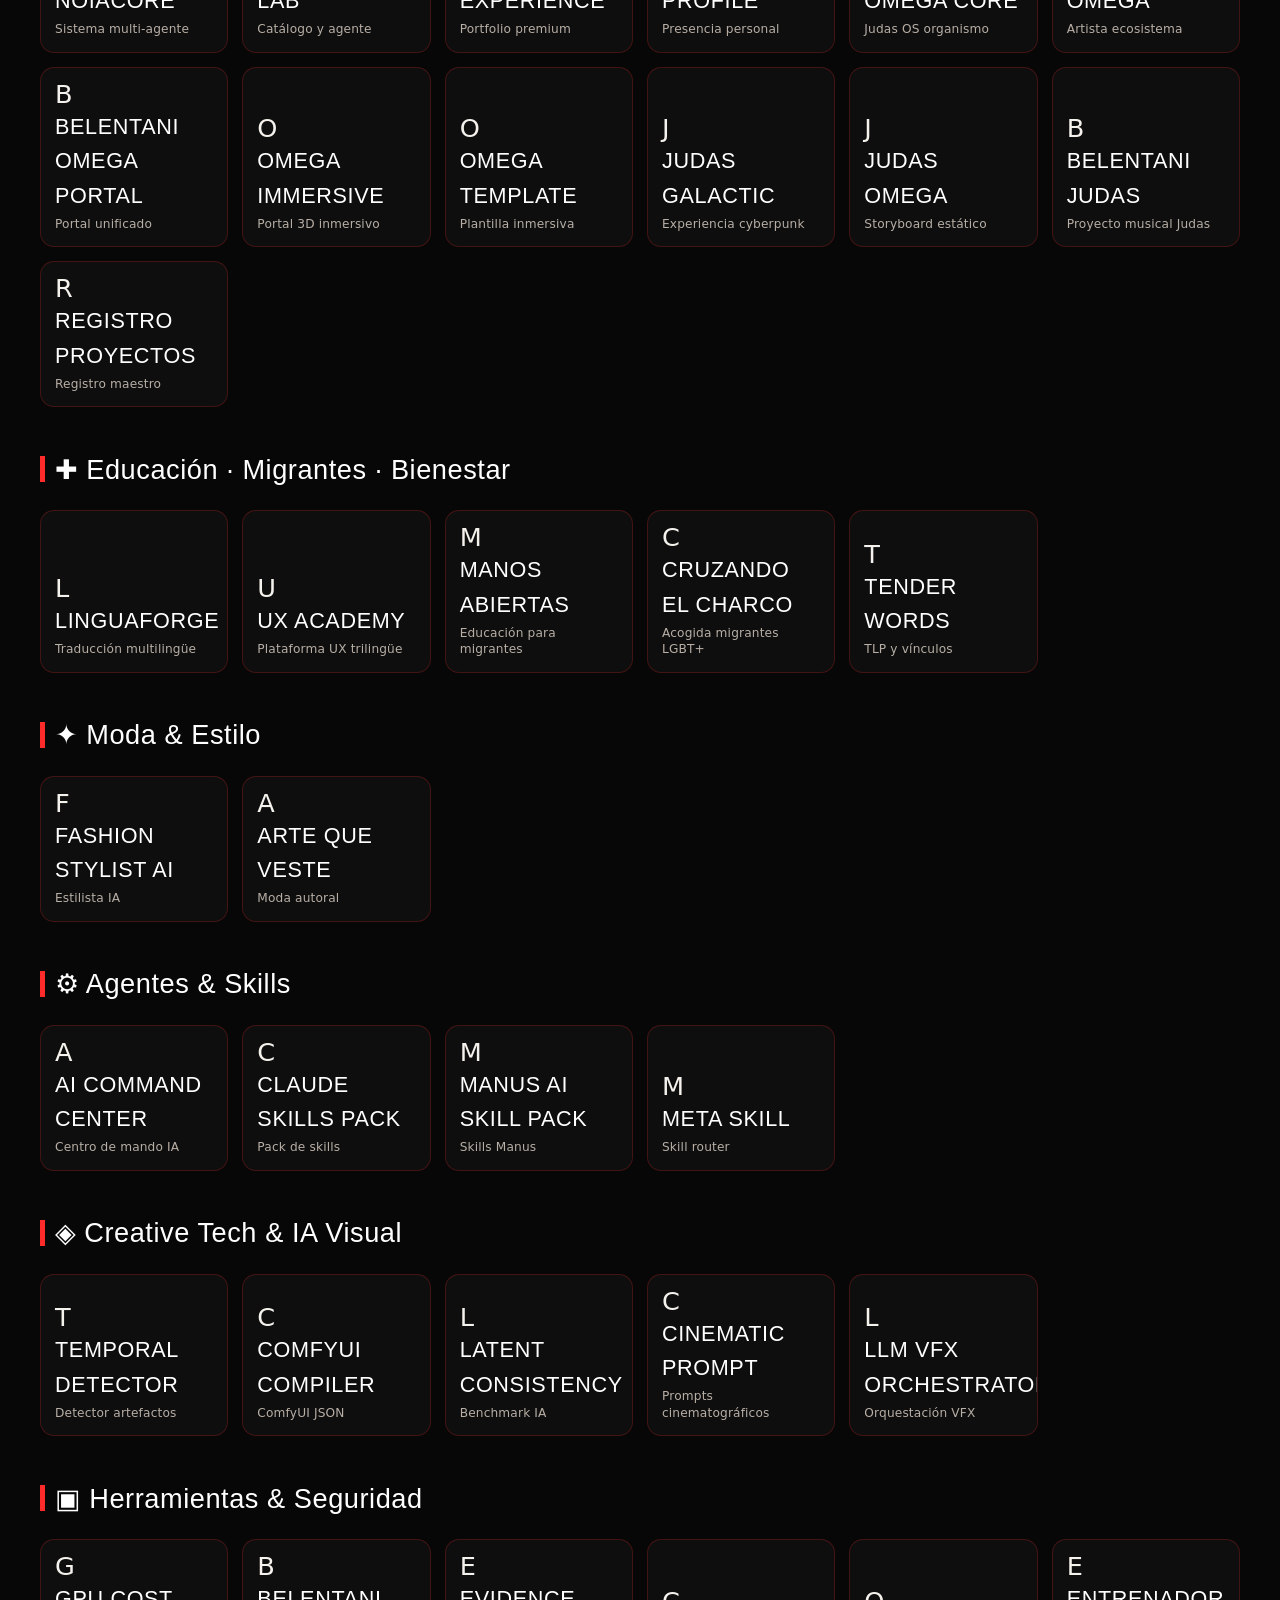
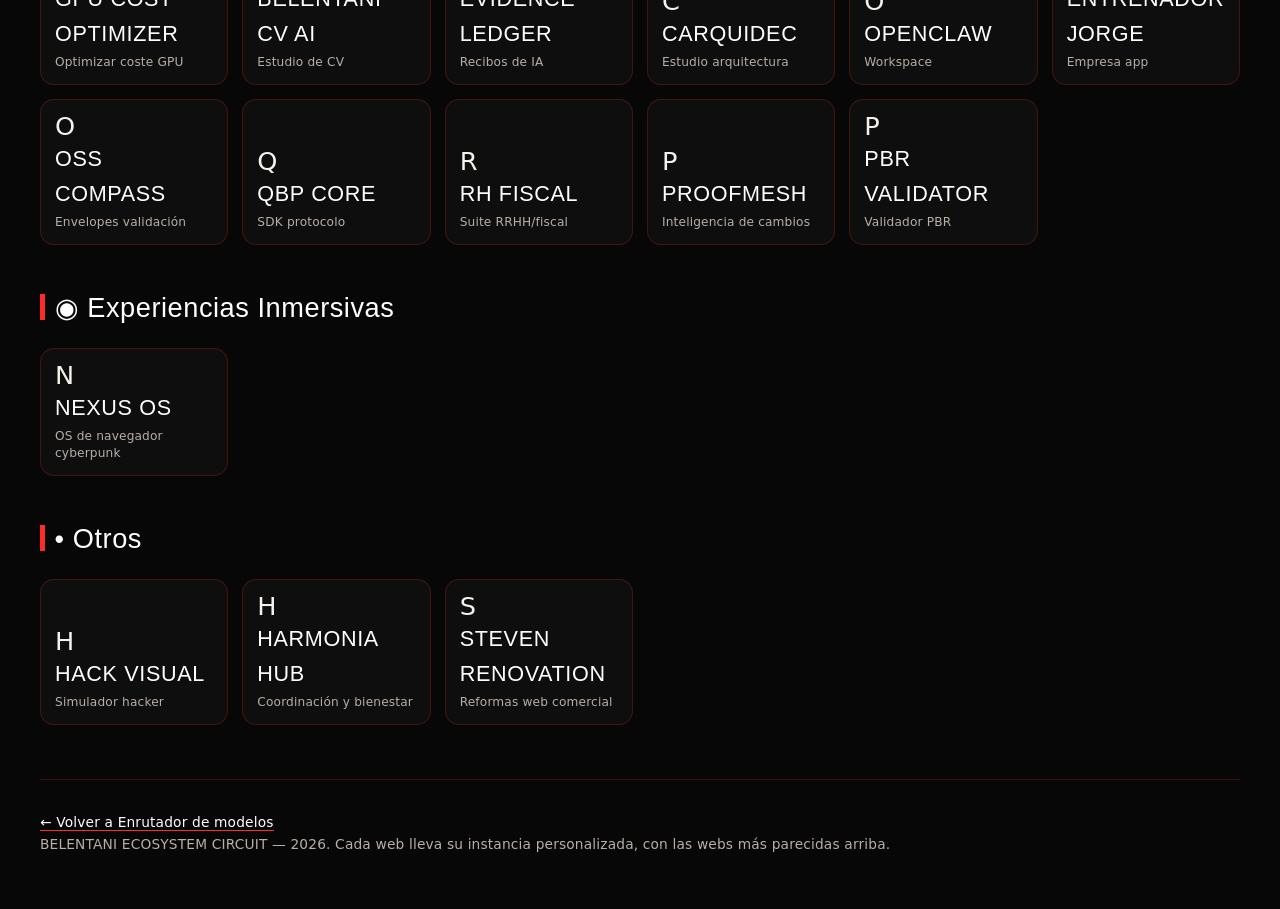
<file: ecosistema.html>
<!DOCTYPE html>
<!doctype html>
<html dir="ltr" lang="es">
<head>
    <meta charset="UTF-8">
<meta charset="utf-8"/>
<meta name="viewport" content="width=device-width,initial-scale=1"/>
<title>OMNIAGENT · BELENTANI ECOSYSTEM CIRCUIT</title>
<meta name="description" content="Índice visual de proyectos y repositorios del ecosistema BELENTANI."/>
<link rel="icon" href="data:image/svg+xml,<svg xmlns='http://www.w3.org/2000/svg' viewBox='0 0 100 100'><rect width='100' height='100' rx='20' fill='%23FF2B2B'/><text x='50' y='68' font-size='56' text-anchor='middle' fill='%23070707' font-family='Arial'>B</text></svg>"/>
<style>
:root{--primary:#FF2B2B;--primary-deep:#C8102E;--bg:#070707;--text:#F5F1EC;--muted:#B8AFA6;--line:rgba(255,43,43,.22);--glass:rgba(255,255,255,.03);--surface:rgba(255,43,43,.07)}
*{box-sizing:border-box;margin:0;padding:0}
@media(prefers-reduced-motion:no-preference){html{scroll-behavior:smooth}}
body{background:var(--bg);color:var(--text);font-family:system-ui,-apple-system,BlinkMacSystemFont,'Segoe UI',sans-serif;font-weight:300;-webkit-font-smoothing:antialiased;-moz-osx-font-smoothing:grayscale;letter-spacing:.01em;line-height:1.6;background-image:radial-gradient(1200px 500px at 80% -6%,rgba(255,43,43,.15),transparent 60%),radial-gradient(800px 400px at -10% 10%,rgba(200,16,46,.10),transparent 55%)}
body::after{content:'';position:fixed;inset:0;pointer-events:none;z-index:1;background:radial-gradient(circle at 1px 1px,rgba(255,255,255,.028) 1px,transparent 0);background-size:34px 34px}
.wrap{position:relative;z-index:2;max-width:1280px;margin:0 auto;padding:0 clamp(16px,4vw,40px)}
a{color:inherit;text-decoration:none}
::selection{background:var(--primary);color:#070707}
h1,h2,h3{font-family:'Bebas Neue',Impact,sans-serif;font-weight:400;text-wrap:balance}
h1{font-size:clamp(3rem,9vw,6.5rem);line-height:.92;color:#fff}
h2{font-size:2.4rem}
.brand-line{font-family:'Bebas Neue',sans-serif;letter-spacing:.35em;color:var(--primary);font-size:.95rem;margin-top:2.2rem}
header.home{padding:7vh 0 2vh;border-bottom:1px solid var(--line)}
header.home p.lede{max-width:60ch;color:var(--muted);margin-top:1rem;font-size:1.02rem}
.cur-chip{display:inline-flex;align-items:center;gap:.5rem;margin-top:1.4rem;padding:.55rem 1rem;border:1px solid var(--line);border-radius:999px;background:var(--surface);font-size:.86rem;color:#fff;letter-spacing:.04em}
.cur-chip b{color:var(--primary)}
section.row{margin:4.5vh 0}
.row-title{display:flex;align-items:center;gap:.6rem;font-size:1.7rem;color:#fff;margin-bottom:1.2rem;letter-spacing:.02em}
.row-title::before{content:'';width:5px;height:26px;background:var(--primary);display:inline-block}
.cardset{display:grid;grid-template-columns:repeat(auto-fill,minmax(170px,1fr));gap:14px}
#similar .cardset{grid-template-columns:repeat(auto-fill,minmax(210px,1fr));gap:16px}
.card{position:relative;border-radius:14px;overflow:hidden;border:1px solid var(--line);background:var(--glass);min-height:96px;display:flex;align-items:flex-end;padding:14px;transition:border-color .18s ease,transform .18s ease,background .18s ease}
.card.big{min-height:150px}
.card .cd-glow{position:absolute;inset:0;background:radial-gradient(120px 90px at 90% 0,rgba(255,43,43,.22),transparent 70%);opacity:0;transition:opacity .2s}
.card:hover{border-color:var(--primary);transform:translateY(-2px);background:rgba(255,43,43,.05)}
.card:hover .cd-glow{opacity:1}
.cd-fg{position:relative;display:flex;flex-direction:column;gap:.15rem}
.cd-ico{font-size:1.6rem;line-height:1}
.cd-name{font-family:'Bebas Neue',sans-serif;font-size:1.35rem;color:#fff;letter-spacing:.03em}
.card.big .cd-name{font-size:1.8rem}
.cd-short{color:var(--muted);font-size:.76rem;line-height:1.35}
footer{border-top:1px solid var(--line);margin-top:6vh;padding:3.4vh 0 6vh;color:var(--muted);font-size:.86rem}
footer a{color:#fff;border-bottom:1px solid var(--primary);text-underline-offset:3px}
@media(max-width:640px){.cardset{grid-template-columns:repeat(2,1fr)}.card{min-height:80px}.card.big{min-height:120px}}
@media print{footer{display:none}}

    :focus-visible{outline:2px solid #ff073a;outline-offset:3px;border-radius:4px}
</style>

<style id="reduced-motion-support">
@media (prefers-reduced-motion: reduce) {
  html { scroll-behavior: auto !important; }
  *, *::before, *::after {
    animation-duration: 0.01ms !important;
    animation-iteration-count: 1 !important;
    transition-duration: 0.01ms !important;
    scroll-behavior: auto !important;
  }
}

    :focus-visible{outline:2px solid #ff073a;outline-offset:3px;border-radius:4px}
</style>
<meta name="theme-color" content="#0b0b0f">
<meta name="color-scheme" content="light dark">
<meta property="og:title" content="OMNIAGENT · BELENTANI ECOSYSTEM CIRCUIT">
<meta property="og:description" content="Índice visual de proyectos y repositorios del ecosistema BELENTANI.">
<meta name="robots" content="index,follow">
<meta property="og:type" content="website">
<meta name="twitter:card" content="summary_large_image">
<meta property="og:locale" content="es_ES">
<meta name="twitter:title" content="OMNIAGENT · BELENTANI ECOSYSTEM CIRCUIT">
<meta name="referrer" content="strict-origin-when-cross-origin">
<meta name="format-detection" content="telephone=no">
<meta name="apple-mobile-web-app-capable" content="yes">
</head>
<body>
<div class="wrap">
  <header class="home">
    <div class="brand-line">BELENTANI · ECOSYSTEM CIRCUIT</div>
    <h1>OMNIAGENT</h1>
    <p class="lede">Un CLI local para enrutar tareas de IA entre proveedores configurados.</p>
    <span class="cur-chip">Índice de proyectos · <b>OMNIAGENT</b> · explora el ecosistema</span>
  </header>

  <section class="row" id="similar">
    <h2 class="row-title">Más parecidas</h2>
    <div class="cardset">      <a class="card big" href="https://github.com/belentani7/ai-command-center-level10">
        <div class="cd-glow"></div>
        <div class="cd-fg"><span class="cd-ico">A</span><span class="cd-name">AI COMMAND CENTER</span><span class="cd-short">Centro de mando IA</span></div>
      </a>      <a class="card big" href="https://github.com/belentani7/claude-skills-pack">
        <div class="cd-glow"></div>
        <div class="cd-fg"><span class="cd-ico">C</span><span class="cd-name">CLAUDE SKILLS PACK</span><span class="cd-short">Pack de skills</span></div>
      </a>      <a class="card big" href="https://github.com/belentani7/manus-ai-skill-pack">
        <div class="cd-glow"></div>
        <div class="cd-fg"><span class="cd-ico">M</span><span class="cd-name">MANUS AI SKILL PACK</span><span class="cd-short">Skills Manus</span></div>
      </a>      <a class="card big" href="https://github.com/belentani7/meta-skill">
        <div class="cd-glow"></div>
        <div class="cd-fg"><span class="cd-ico">M</span><span class="cd-name">META SKILL</span><span class="cd-short">Skill router</span></div>
      </a>      <a class="card big" href="https://github.com/belentani7/NOIACORE">
        <div class="cd-glow"></div>
        <div class="cd-fg"><span class="cd-ico">N</span><span class="cd-name">NOIACORE</span><span class="cd-short">Sistema multi-agente</span></div>
      </a>      <a class="card big" href="https://github.com/belentani7/temporal-artifact-detector">
        <div class="cd-glow"></div>
        <div class="cd-fg"><span class="cd-ico">T</span><span class="cd-name">TEMPORAL DETECTOR</span><span class="cd-short">Detector artefactos</span></div>
      </a>      <a class="card big" href="https://github.com/belentani7/gpu-cost-optimizer">
        <div class="cd-glow"></div>
        <div class="cd-fg"><span class="cd-ico">G</span><span class="cd-name">GPU COST OPTIMIZER</span><span class="cd-short">Optimizar coste GPU</span></div>
      </a>      <a class="card big" href="https://github.com/belentani7/Belentani.cv-ai">
        <div class="cd-glow"></div>
        <div class="cd-fg"><span class="cd-ico">B</span><span class="cd-name">BELENTANI CV AI</span><span class="cd-short">Estudio de CV</span></div>
      </a>      <a class="card big" href="https://github.com/belentani7/evidence-ledger">
        <div class="cd-glow"></div>
        <div class="cd-fg"><span class="cd-ico">E</span><span class="cd-name">EVIDENCE LEDGER</span><span class="cd-short">Recibos de IA</span></div>
      </a></div>
  </section>

  
    <section class="row" id="duck">
      <h2 class="row-title">◆ Universo DUCK</h2>
      <div class="cardset">      <a class="card" href="https://github.com/belentani7/duck-ecosystem">
        <div class="cd-glow"></div>
        <div class="cd-fg"><span class="cd-ico">D</span><span class="cd-name">DUCK ECOSYSTEM</span><span class="cd-short">Ecosistema DUCK</span></div>
      </a>      <a class="card" href="https://github.com/belentani7/heyduck">
        <div class="cd-glow"></div>
        <div class="cd-fg"><span class="cd-ico">H</span><span class="cd-name">HEYDUCK</span><span class="cd-short">Hub del universo DUCK</span></div>
      </a>      <a class="card" href="https://github.com/belentani7/duck-2026">
        <div class="cd-glow"></div>
        <div class="cd-fg"><span class="cd-ico">D</span><span class="cd-name">DUCK 2026</span><span class="cd-short">Iteración anual DUCK</span></div>
      </a>      <a class="card" href="https://github.com/belentani7/duck-apps">
        <div class="cd-glow"></div>
        <div class="cd-fg"><span class="cd-ico">D</span><span class="cd-name">DUCK APPS</span><span class="cd-short">Apps DUCK live</span></div>
      </a>      <a class="card" href="https://github.com/belentani7/duck-apps-web">
        <div class="cd-glow"></div>
        <div class="cd-fg"><span class="cd-ico">D</span><span class="cd-name">DUCK APPS WEB</span><span class="cd-short">Catalog y apps DUCK</span></div>
      </a>      <a class="card" href="https://github.com/belentani7/duck-music-lab">
        <div class="cd-glow"></div>
        <div class="cd-fg"><span class="cd-ico">D</span><span class="cd-name">DUCK MUSIC LAB</span><span class="cd-short">Playground musical</span></div>
      </a>      <a class="card" href="https://github.com/belentani7/Duck-Deck">
        <div class="cd-glow"></div>
        <div class="cd-fg"><span class="cd-ico">D</span><span class="cd-name">DUCK DECK</span><span class="cd-short">Assets producción</span></div>
      </a>      <a class="card" href="https://github.com/belentani7/duck-full-studio-pro">
        <div class="cd-glow"></div>
        <div class="cd-fg"><span class="cd-ico">D</span><span class="cd-name">DUCK STUDIO PRO</span><span class="cd-short">Ecosystem y vault</span></div>
      </a>      <a class="card" href="https://github.com/belentani7/Duck-Omega">
        <div class="cd-glow"></div>
        <div class="cd-fg"><span class="cd-ico">D</span><span class="cd-name">DUCK OMEGA</span><span class="cd-short">Ecosistema artístico</span></div>
      </a>      <a class="card" href="https://github.com/belentani7/duck-studio-suite">
        <div class="cd-glow"></div>
        <div class="cd-fg"><span class="cd-ico">D</span><span class="cd-name">DUCK STUDIO SUITE</span><span class="cd-short">Suite producción web</span></div>
      </a>      <a class="card" href="https://github.com/belentani7/duck-unified-master">
        <div class="cd-glow"></div>
        <div class="cd-fg"><span class="cd-ico">D</span><span class="cd-name">DUCK UNIFIED MASTER</span><span class="cd-short">Monorepo DUCK</span></div>
      </a>      <a class="card" href="https://github.com/belentani7/duck-zion-apex-public">
        <div class="cd-glow"></div>
        <div class="cd-fg"><span class="cd-ico">D</span><span class="cd-name">DUCK ZION APEX</span><span class="cd-short">Prod vocal</span></div>
      </a>      <a class="card" href="https://github.com/belentani7/DUCK-ZION-PREMIUM">
        <div class="cd-glow"></div>
        <div class="cd-fg"><span class="cd-ico">D</span><span class="cd-name">DUCK ZION PREMIUM</span><span class="cd-short">Studio OS y mastering</span></div>
      </a>      <a class="card" href="https://github.com/belentani7/omega-max-duck">
        <div class="cd-glow"></div>
        <div class="cd-fg"><span class="cd-ico">D</span><span class="cd-name">DUCK OMEGA MAX</span><span class="cd-short">Studio OS CRM</span></div>
      </a>      <a class="card" href="https://github.com/belentani7/duck-lab">
        <div class="cd-glow"></div>
        <div class="cd-fg"><span class="cd-ico">D</span><span class="cd-name">DUCK LAB</span><span class="cd-short">Laboratorio prototipos</span></div>
      </a>      <a class="card" href="https://github.com/belentani7/DuckHTML">
        <div class="cd-glow"></div>
        <div class="cd-fg"><span class="cd-ico">D</span><span class="cd-name">DUCK HTML</span><span class="cd-short">Experimentos HTML</span></div>
      </a>      <a class="card" href="https://github.com/belentani7/duck-hub">
        <div class="cd-glow"></div>
        <div class="cd-fg"><span class="cd-ico">D</span><span class="cd-name">DUCK HUB</span><span class="cd-short">Portal ecosistema DUCK</span></div>
      </a></div>
    </section>
    <section class="row" id="belentani">
      <h2 class="row-title">★ BELENTANI &amp; OMEGA</h2>
      <div class="cardset">      <a class="card" href="https://github.com/belentani7/NOIACORE">
        <div class="cd-glow"></div>
        <div class="cd-fg"><span class="cd-ico">N</span><span class="cd-name">NOIACORE</span><span class="cd-short">Sistema multi-agente</span></div>
      </a>      <a class="card" href="https://github.com/belentani7/Belentani">
        <div class="cd-glow"></div>
        <div class="cd-fg"><span class="cd-ico">N</span><span class="cd-name">NOIACORE LAB</span><span class="cd-short">Catálogo y agente</span></div>
      </a>      <a class="card" href="https://github.com/belentani7/belentaniexperience">
        <div class="cd-glow"></div>
        <div class="cd-fg"><span class="cd-ico">B</span><span class="cd-name">BELENTANI EXPERIENCE</span><span class="cd-short">Portfolio premium</span></div>
      </a>      <a class="card" href="https://github.com/belentani7/belentani7">
        <div class="cd-glow"></div>
        <div class="cd-fg"><span class="cd-ico">B</span><span class="cd-name">BELENTANI PROFILE</span><span class="cd-short">Presencia personal</span></div>
      </a>      <a class="card" href="https://github.com/belentani7/belentani7.github.io">
        <div class="cd-glow"></div>
        <div class="cd-fg"><span class="cd-ico">B</span><span class="cd-name">BELENTANI OMEGA CORE</span><span class="cd-short">Judas OS organismo</span></div>
      </a>      <a class="card" href="https://github.com/belentani7/belentani_Omega">
        <div class="cd-glow"></div>
        <div class="cd-fg"><span class="cd-ico">B</span><span class="cd-name">BELENTANI OMEGA</span><span class="cd-short">Artista ecosistema</span></div>
      </a>      <a class="card" href="https://github.com/belentani7/belentani-omega-portal">
        <div class="cd-glow"></div>
        <div class="cd-fg"><span class="cd-ico">B</span><span class="cd-name">BELENTANI OMEGA PORTAL</span><span class="cd-short">Portal unificado</span></div>
      </a>      <a class="card" href="https://github.com/belentani7/belentani-omega-immersive-portal">
        <div class="cd-glow"></div>
        <div class="cd-fg"><span class="cd-ico">O</span><span class="cd-name">OMEGA IMMERSIVE</span><span class="cd-short">Portal 3D inmersivo</span></div>
      </a>      <a class="card" href="https://github.com/belentani7/belentani-omega-template">
        <div class="cd-glow"></div>
        <div class="cd-fg"><span class="cd-ico">O</span><span class="cd-name">OMEGA TEMPLATE</span><span class="cd-short">Plantilla inmersiva</span></div>
      </a>      <a class="card" href="https://github.com/belentani7/judas-experience-galactic">
        <div class="cd-glow"></div>
        <div class="cd-fg"><span class="cd-ico">J</span><span class="cd-name">JUDAS GALACTIC</span><span class="cd-short">Experiencia cyberpunk</span></div>
      </a>      <a class="card" href="https://github.com/belentani7/judas-omega-static">
        <div class="cd-glow"></div>
        <div class="cd-fg"><span class="cd-ico">J</span><span class="cd-name">JUDAS OMEGA</span><span class="cd-short">Storyboard estático</span></div>
      </a>      <a class="card" href="https://github.com/belentani7/belentani-judas">
        <div class="cd-glow"></div>
        <div class="cd-fg"><span class="cd-ico">B</span><span class="cd-name">BELENTANI JUDAS</span><span class="cd-short">Proyecto musical Judas</span></div>
      </a>      <a class="card" href="https://github.com/belentani7/registro-proyectos-2026">
        <div class="cd-glow"></div>
        <div class="cd-fg"><span class="cd-ico">R</span><span class="cd-name">REGISTRO PROYECTOS</span><span class="cd-short">Registro maestro</span></div>
      </a></div>
    </section>
    <section class="row" id="social">
      <h2 class="row-title">✚ Educación · Migrantes · Bienestar</h2>
      <div class="cardset">      <a class="card" href="https://github.com/belentani7/linguaforge">
        <div class="cd-glow"></div>
        <div class="cd-fg"><span class="cd-ico">L</span><span class="cd-name">LINGUAFORGE</span><span class="cd-short">Traducción multilingüe</span></div>
      </a>      <a class="card" href="https://github.com/belentani7/ux-academy-professional-program">
        <div class="cd-glow"></div>
        <div class="cd-fg"><span class="cd-ico">U</span><span class="cd-name">UX ACADEMY</span><span class="cd-short">Plataforma UX trilingüe</span></div>
      </a>      <a class="card" href="https://github.com/belentani7/ManosAbiertas">
        <div class="cd-glow"></div>
        <div class="cd-fg"><span class="cd-ico">M</span><span class="cd-name">MANOS ABIERTAS</span><span class="cd-short">Educación para migrantes</span></div>
      </a>      <a class="card" href="https://github.com/belentani7/Cruzando-el-charco">
        <div class="cd-glow"></div>
        <div class="cd-fg"><span class="cd-ico">C</span><span class="cd-name">CRUZANDO EL CHARCO</span><span class="cd-short">Acogida migrantes LGBT+</span></div>
      </a>      <a class="card" href="https://github.com/belentani7/tender-words-connect">
        <div class="cd-glow"></div>
        <div class="cd-fg"><span class="cd-ico">T</span><span class="cd-name">TENDER WORDS</span><span class="cd-short">TLP y vínculos</span></div>
      </a></div>
    </section>
    <section class="row" id="moda">
      <h2 class="row-title">✦ Moda &amp; Estilo</h2>
      <div class="cardset">      <a class="card" href="https://github.com/belentani7/fashion-stylist-ai">
        <div class="cd-glow"></div>
        <div class="cd-fg"><span class="cd-ico">F</span><span class="cd-name">FASHION STYLIST AI</span><span class="cd-short">Estilista IA</span></div>
      </a>      <a class="card" href="https://github.com/belentani7/arte-que-veste">
        <div class="cd-glow"></div>
        <div class="cd-fg"><span class="cd-ico">A</span><span class="cd-name">ARTE QUE VESTE</span><span class="cd-short">Moda autoral</span></div>
      </a></div>
    </section>
    <section class="row" id="agentes">
      <h2 class="row-title">⚙ Agentes &amp; Skills</h2>
      <div class="cardset">      <a class="card" href="https://github.com/belentani7/ai-command-center-level10">
        <div class="cd-glow"></div>
        <div class="cd-fg"><span class="cd-ico">A</span><span class="cd-name">AI COMMAND CENTER</span><span class="cd-short">Centro de mando IA</span></div>
      </a>      <a class="card" href="https://github.com/belentani7/claude-skills-pack">
        <div class="cd-glow"></div>
        <div class="cd-fg"><span class="cd-ico">C</span><span class="cd-name">CLAUDE SKILLS PACK</span><span class="cd-short">Pack de skills</span></div>
      </a>      <a class="card" href="https://github.com/belentani7/manus-ai-skill-pack">
        <div class="cd-glow"></div>
        <div class="cd-fg"><span class="cd-ico">M</span><span class="cd-name">MANUS AI SKILL PACK</span><span class="cd-short">Skills Manus</span></div>
      </a>      <a class="card" href="https://github.com/belentani7/meta-skill">
        <div class="cd-glow"></div>
        <div class="cd-fg"><span class="cd-ico">M</span><span class="cd-name">META SKILL</span><span class="cd-short">Skill router</span></div>
      </a></div>
    </section>
    <section class="row" id="creativo">
      <h2 class="row-title">◈ Creative Tech &amp; IA Visual</h2>
      <div class="cardset">      <a class="card" href="https://github.com/belentani7/temporal-artifact-detector">
        <div class="cd-glow"></div>
        <div class="cd-fg"><span class="cd-ico">T</span><span class="cd-name">TEMPORAL DETECTOR</span><span class="cd-short">Detector artefactos</span></div>
      </a>      <a class="card" href="https://github.com/belentani7/comfyui-json-compiler">
        <div class="cd-glow"></div>
        <div class="cd-fg"><span class="cd-ico">C</span><span class="cd-name">COMFYUI COMPILER</span><span class="cd-short">ComfyUI JSON</span></div>
      </a>      <a class="card" href="https://github.com/belentani7/latent-consistency-bench">
        <div class="cd-glow"></div>
        <div class="cd-fg"><span class="cd-ico">L</span><span class="cd-name">LATENT CONSISTENCY</span><span class="cd-short">Benchmark IA</span></div>
      </a>      <a class="card" href="https://github.com/belentani7/cinematic-prompt-formatter">
        <div class="cd-glow"></div>
        <div class="cd-fg"><span class="cd-ico">C</span><span class="cd-name">CINEMATIC PROMPT</span><span class="cd-short">Prompts cinematográficos</span></div>
      </a>      <a class="card" href="https://github.com/belentani7/llm-vfx-orchestrator">
        <div class="cd-glow"></div>
        <div class="cd-fg"><span class="cd-ico">L</span><span class="cd-name">LLM VFX ORCHESTRATOR</span><span class="cd-short">Orquestación VFX</span></div>
      </a></div>
    </section>
    <section class="row" id="tools">
      <h2 class="row-title">▣ Herramientas &amp; Seguridad</h2>
      <div class="cardset">      <a class="card" href="https://github.com/belentani7/gpu-cost-optimizer">
        <div class="cd-glow"></div>
        <div class="cd-fg"><span class="cd-ico">G</span><span class="cd-name">GPU COST OPTIMIZER</span><span class="cd-short">Optimizar coste GPU</span></div>
      </a>      <a class="card" href="https://github.com/belentani7/Belentani.cv-ai">
        <div class="cd-glow"></div>
        <div class="cd-fg"><span class="cd-ico">B</span><span class="cd-name">BELENTANI CV AI</span><span class="cd-short">Estudio de CV</span></div>
      </a>      <a class="card" href="https://github.com/belentani7/evidence-ledger">
        <div class="cd-glow"></div>
        <div class="cd-fg"><span class="cd-ico">E</span><span class="cd-name">EVIDENCE LEDGER</span><span class="cd-short">Recibos de IA</span></div>
      </a>      <a class="card" href="https://github.com/belentani7/CARQUIDEC">
        <div class="cd-glow"></div>
        <div class="cd-fg"><span class="cd-ico">C</span><span class="cd-name">CARQUIDEC</span><span class="cd-short">Estudio arquitectura</span></div>
      </a>      <a class="card" href="https://github.com/belentani7/openclaw-workspace">
        <div class="cd-glow"></div>
        <div class="cd-fg"><span class="cd-ico">O</span><span class="cd-name">OPENCLAW</span><span class="cd-short">Workspace</span></div>
      </a>      <a class="card" href="https://github.com/belentani7/entrenador-jorge-bcn">
        <div class="cd-glow"></div>
        <div class="cd-fg"><span class="cd-ico">E</span><span class="cd-name">ENTRENADOR JORGE</span><span class="cd-short">Empresa app</span></div>
      </a>      <a class="card" href="https://github.com/belentani7/oss-compass">
        <div class="cd-glow"></div>
        <div class="cd-fg"><span class="cd-ico">O</span><span class="cd-name">OSS COMPASS</span><span class="cd-short">Envelopes validación</span></div>
      </a>      <a class="card" href="https://github.com/belentani7/qbp-core">
        <div class="cd-glow"></div>
        <div class="cd-fg"><span class="cd-ico">Q</span><span class="cd-name">QBP CORE</span><span class="cd-short">SDK protocolo</span></div>
      </a>      <a class="card" href="https://github.com/belentani7/rh-fiscal-ultra-elite">
        <div class="cd-glow"></div>
        <div class="cd-fg"><span class="cd-ico">R</span><span class="cd-name">RH FISCAL</span><span class="cd-short">Suite RRHH/fiscal</span></div>
      </a>      <a class="card" href="https://github.com/belentani7/proofmesh">
        <div class="cd-glow"></div>
        <div class="cd-fg"><span class="cd-ico">P</span><span class="cd-name">PROOFMESH</span><span class="cd-short">Inteligencia de cambios</span></div>
      </a>      <a class="card" href="https://github.com/belentani7/pbr-validator">
        <div class="cd-glow"></div>
        <div class="cd-fg"><span class="cd-ico">P</span><span class="cd-name">PBR VALIDATOR</span><span class="cd-short">Validador PBR</span></div>
      </a></div>
    </section>
    <section class="row" id="experiencias">
      <h2 class="row-title">◉ Experiencias Inmersivas</h2>
      <div class="cardset">      <a class="card" href="https://github.com/belentani7/nexus-os">
        <div class="cd-glow"></div>
        <div class="cd-fg"><span class="cd-ico">N</span><span class="cd-name">NEXUS OS</span><span class="cd-short">OS de navegador cyberpunk</span></div>
      </a></div>
    </section>
    <section class="row" id="otro">
      <h2 class="row-title">• Otros</h2>
      <div class="cardset">      <a class="card" href="https://github.com/belentani7/hack-visual">
        <div class="cd-glow"></div>
        <div class="cd-fg"><span class="cd-ico">H</span><span class="cd-name">HACK VISUAL</span><span class="cd-short">Simulador hacker</span></div>
      </a>      <a class="card" href="https://github.com/belentani7/harmonia-hub">
        <div class="cd-glow"></div>
        <div class="cd-fg"><span class="cd-ico">H</span><span class="cd-name">HARMONIA HUB</span><span class="cd-short">Coordinación y bienestar</span></div>
      </a>      <a class="card" href="https://github.com/belentani7/Steven-renovation">
        <div class="cd-glow"></div>
        <div class="cd-fg"><span class="cd-ico">S</span><span class="cd-name">STEVEN RENOVATION</span><span class="cd-short">Reformas web comercial</span></div>
      </a></div>
    </section>

  <footer>
    <div class="back"><a href="https://github.com/belentani7/omniagent">← Volver a Enrutador de modelos</a></div>
    <div>BELENTANI ECOSYSTEM CIRCUIT — 2026. Cada web lleva su instancia personalizada, con las webs más parecidas arriba.</div>
  </footer>
</div>
</body>
</html>
</file>
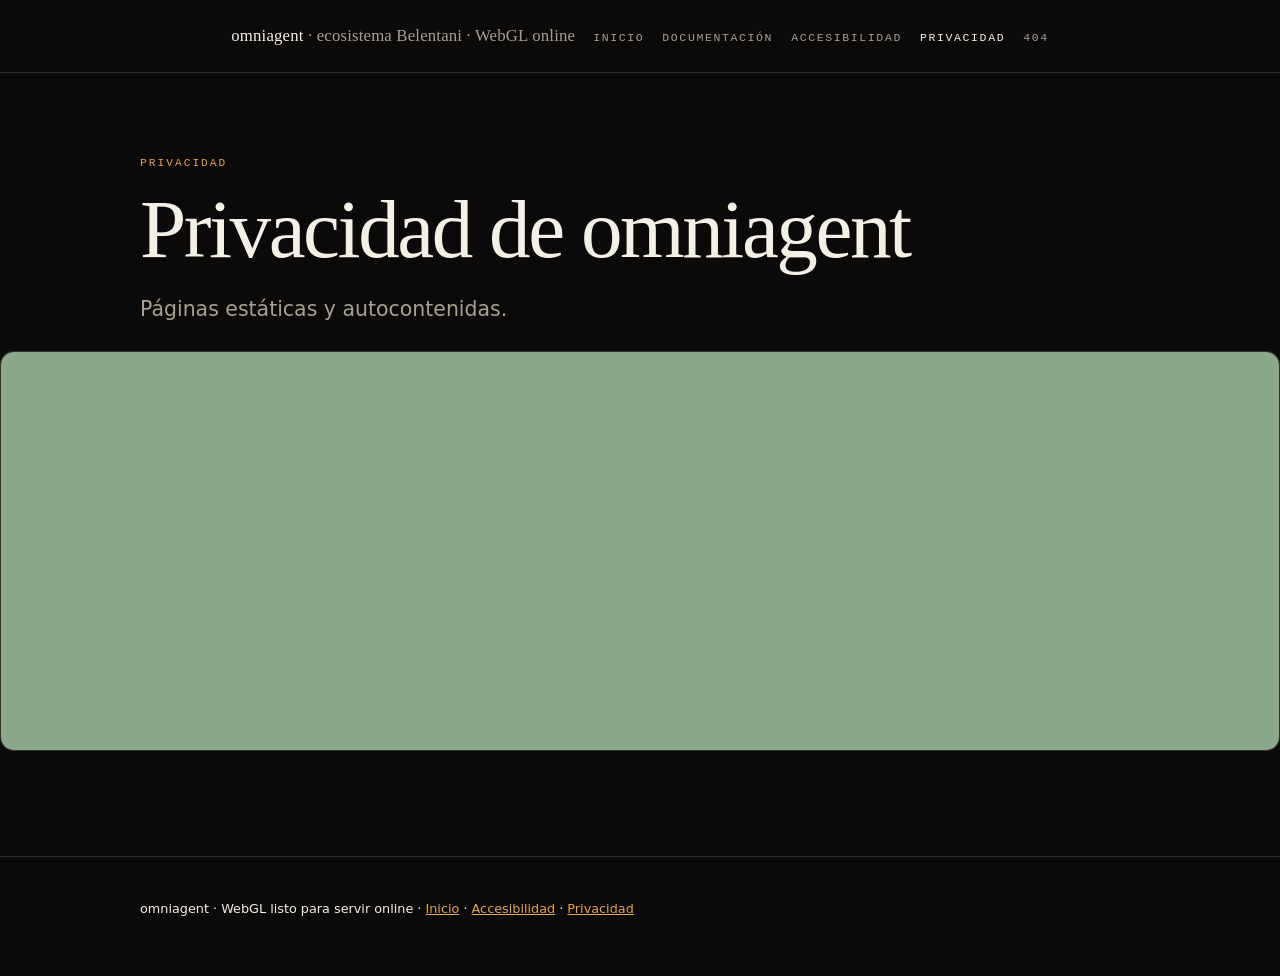
<file: privacidad.html>
<!DOCTYPE html>
<html dir="ltr" lang="es">
<head>
<meta charset="UTF-8">
<meta name="viewport" content="width=device-width, initial-scale=1.0">
<title>omniagent</title>
<meta name="description" content="OmniAgent">
<meta name="generator" content="repo-completo-final-v1">
<meta property="og:title" content="omniagent">
<meta property="og:description" content="OmniAgent">
<meta property="og:type" content="website">
<link rel="icon" href="data:image/svg+xml,%3Csvg xmlns='http://www.w3.org/2000/svg' viewBox='0 0 32 32'%3E%3Crect width='32' height='32' rx='7' fill='%230b0a09'/%3E%3Ccircle cx='16' cy='16' r='7' fill='%23af9b19'/%3E%3C/svg%3E">
<style>
:root{--bg:#0b0a09;--bg2:#131110;--ink:#f4efe7;--dim:#a89f92;--accent:#e0a35c;
--accent2:#7fa88b;--line:rgba(244,239,231,.14);--serif:"Iowan Old Style","Palatino Linotype",Palatino,Georgia,serif;
--sans:ui-sans-serif,"Segoe UI",Inter,system-ui,-apple-system,sans-serif;
--mono:ui-monospace,"Cascadia Mono",Consolas,monospace;--measure:62ch;--radius:14px}
*{box-sizing:border-box}
html{scroll-behavior:smooth}
body{margin:0;background:var(--bg);color:var(--ink);font-family:var(--sans);line-height:1.65;
-webkit-font-smoothing:antialiased}
.wrap{max-width:1080px;margin:0 auto;padding:0 clamp(18px,4vw,40px);position:relative;z-index:1}
a{color:var(--accent)}
a:focus-visible,button:focus-visible{outline:3px solid var(--accent2);outline-offset:3px;border-radius:6px}
.skip{position:absolute;left:-9999px;top:0;background:var(--accent);color:#12100e;padding:10px 16px;z-index:9}
.skip:focus{left:12px;top:12px}
header.site{border-bottom:1px solid var(--line);padding:22px 0;display:flex;gap:18px;
align-items:baseline;justify-content:space-between;flex-wrap:wrap}
.brand{font-family:var(--serif);font-size:1.05rem;letter-spacing:.01em}
.brand span{color:var(--dim)}
nav.site{display:flex;gap:18px;flex-wrap:wrap;font-family:var(--mono);font-size:.72rem;
letter-spacing:.14em;text-transform:uppercase}
nav.site a{color:var(--dim);text-decoration:none}
nav.site a:hover,nav.site a[aria-current=page]{color:var(--ink)}
main{padding:clamp(48px,9vh,104px) 0}
.eyebrow{font-family:var(--mono);font-size:.7rem;letter-spacing:.18em;text-transform:uppercase;
color:var(--accent);margin:0 0 18px}
h1{font-family:var(--serif);font-size:clamp(2.4rem,7vw,5.2rem);line-height:.95;
letter-spacing:-.03em;margin:0 0 24px;font-weight:500;text-wrap:balance}
h2{font-family:var(--serif);font-size:clamp(1.4rem,3vw,2.1rem);line-height:1.15;
letter-spacing:-.02em;margin:64px 0 18px;font-weight:500}
h3{font-size:1.02rem;margin:28px 0 10px;letter-spacing:-.01em}
p,li{max-width:var(--measure);color:var(--ink)}
.lead{font-size:clamp(1.05rem,2vw,1.28rem);color:var(--dim);max-width:56ch}
hr{border:0;border-top:1px solid var(--line);margin:clamp(40px,8vh,80px) 0}
.grid{display:grid;grid-template-columns:repeat(auto-fit,minmax(240px,1fr));gap:1px;
background:var(--line);border:1px solid var(--line);border-radius:var(--radius);overflow:hidden;margin:32px 0}
.cell{background:var(--bg2);padding:22px 20px}
.cell h3{margin-top:0}
.cell p{font-size:.9rem;color:var(--dim);margin:0}
code,kbd{font-family:var(--mono);font-size:.86em;background:rgba(244,239,231,.07);
padding:2px 6px;border-radius:5px}
pre{background:var(--bg2);border:1px solid var(--line);border-radius:var(--radius);
padding:18px;overflow:auto;max-width:100%}
pre code{background:none;padding:0}
table{width:100%;border-collapse:collapse;margin:24px 0;font-size:.92rem}
th,td{text-align:left;padding:10px 12px;border-bottom:1px solid var(--line);vertical-align:top}
th{font-family:var(--mono);font-size:.7rem;letter-spacing:.12em;text-transform:uppercase;color:var(--dim)}
.pill{display:inline-block;font-family:var(--mono);font-size:.68rem;letter-spacing:.12em;
text-transform:uppercase;border:1px solid var(--line);color:var(--dim);padding:3px 9px;border-radius:999px}
footer.site{border-top:1px solid var(--line);padding:28px 0 44px;color:var(--dim);font-size:.8rem}
.reveal{opacity:0;transform:translateY(14px);transition:opacity .5s ease,transform .5s ease}
.reveal.in{opacity:1;transform:none}
@media (prefers-reduced-motion:reduce){html{scroll-behavior:auto}
.reveal{opacity:1;transform:none;transition:none}}
::selection{background:var(--accent);color:#12100e}
.webgl-canvas{width:100%;height:400px;background:var(--bg2);border:1px solid var(--line);
border-radius:var(--radius);margin:24px 0;display:block}
.superpowers-badge{display:inline-block;font-family:var(--mono);font-size:.65rem;
letter-spacing:.12em;text-transform:uppercase;border:1px solid var(--accent2);
color:var(--accent2);padding:4px 10px;border-radius:999px;margin:10px 0}
</style>
<meta name="theme-color" content="#0b0b0f">
<meta name="color-scheme" content="light dark">
<meta name="robots" content="index,follow">
<meta name="twitter:card" content="summary_large_image">
<meta property="og:locale" content="es_ES">
<meta name="twitter:title" content="omniagent">
<meta name="referrer" content="strict-origin-when-cross-origin">
<meta name="format-detection" content="telephone=no">
<meta name="apple-mobile-web-app-capable" content="yes">
</head>
<body>
<a class="skip" href="#contenido">Saltar al contenido</a>
<header class="site"><div class="wrap" style="display:flex;justify-content:space-between;align-items:baseline;gap:18px;flex-wrap:wrap">
<div class="brand">omniagent <span>· ecosistema Belentani · WebGL online</span></div>
<nav class="site" aria-label="Navegación principal"><a href="index.html">Inicio</a><a href="docs.html">Documentación</a><a href="accesibilidad.html">Accesibilidad</a><a href="privacidad.html" aria-current="page">Privacidad</a><a href="404.html">404</a></nav>
</div></header>
<main id="contenido"><div class="wrap">

<p class="eyebrow">Privacidad</p>
<h1>Privacidad de omniagent</h1>
<p class="lead">Páginas estáticas y autocontenidas.</p>

</div></main>
<footer class="site"><div class="wrap">
<p>omniagent · WebGL listo para servir online · <a href="index.html">Inicio</a> · <a href="accesibilidad.html">Accesibilidad</a> · <a href="privacidad.html">Privacidad</a></p>
</div></footer>
<script>
(function(){
  var canvas = document.createElement('canvas');
  canvas.className = 'webgl-canvas';
  var container = document.getElementById('contenido');
  if(container){ container.appendChild(canvas); }
  try{
    var gl = canvas.getContext('webgl') || canvas.getContext('experimental-webgl');
    if(!gl){ canvas.innerHTML = '<p style="color:var(--dim);font-family:var(--mono);padding:12px">WebGL no disponible en este navegador.</p>'; return; }
    gl.clearColor(0.047,0.043,0.039,1);
    gl.clear(gl.COLOR_BUFFER_BIT);
    var vs = gl.createShader(gl.VERTEX_SHADER);
    gl.shaderSource(vs, 'attribute vec2 p;void main(){gl_Position=vec4(p,0.0,1.0);}');
    gl.compileShader(vs);
    var fs = gl.createShader(gl.FRAGMENT_SHADER);
    gl.shaderSource(fs, 'precision mediump float;uniform vec4 c;void main(){gl_FragColor=c;}');
    gl.compileShader(fs);
    var prog = gl.createProgram();
    gl.attachShader(prog,vs); gl.attachShader(prog,fs); gl.linkProgram(prog);
    gl.useProgram(prog);
    var loc = gl.getUniformLocation(prog,'c');
    gl.uniform4f(loc, 0.549, 0.659, 0.545, 1.0);
    var buf = gl.createBuffer();
    gl.bindBuffer(gl.ARRAY_BUFFER,buf);
    gl.bufferData(gl.ARRAY_BUFFER,new Float32Array([-1,-1,1,-1,-1,1,1,1]),gl.STATIC_DRAW);
    var attr = gl.getAttribLocation(prog,'p');
    gl.enableVertexAttribArray(attr);
    gl.vertexAttribPointer(attr,2,gl.FLOAT,false,0,0);
    gl.drawArrays(gl.TRIANGLE_STRIP,0,4);
  }catch(e){ console.log('WebGL init:', e.message); }
})();
</script>
</body>
</html>
</file>
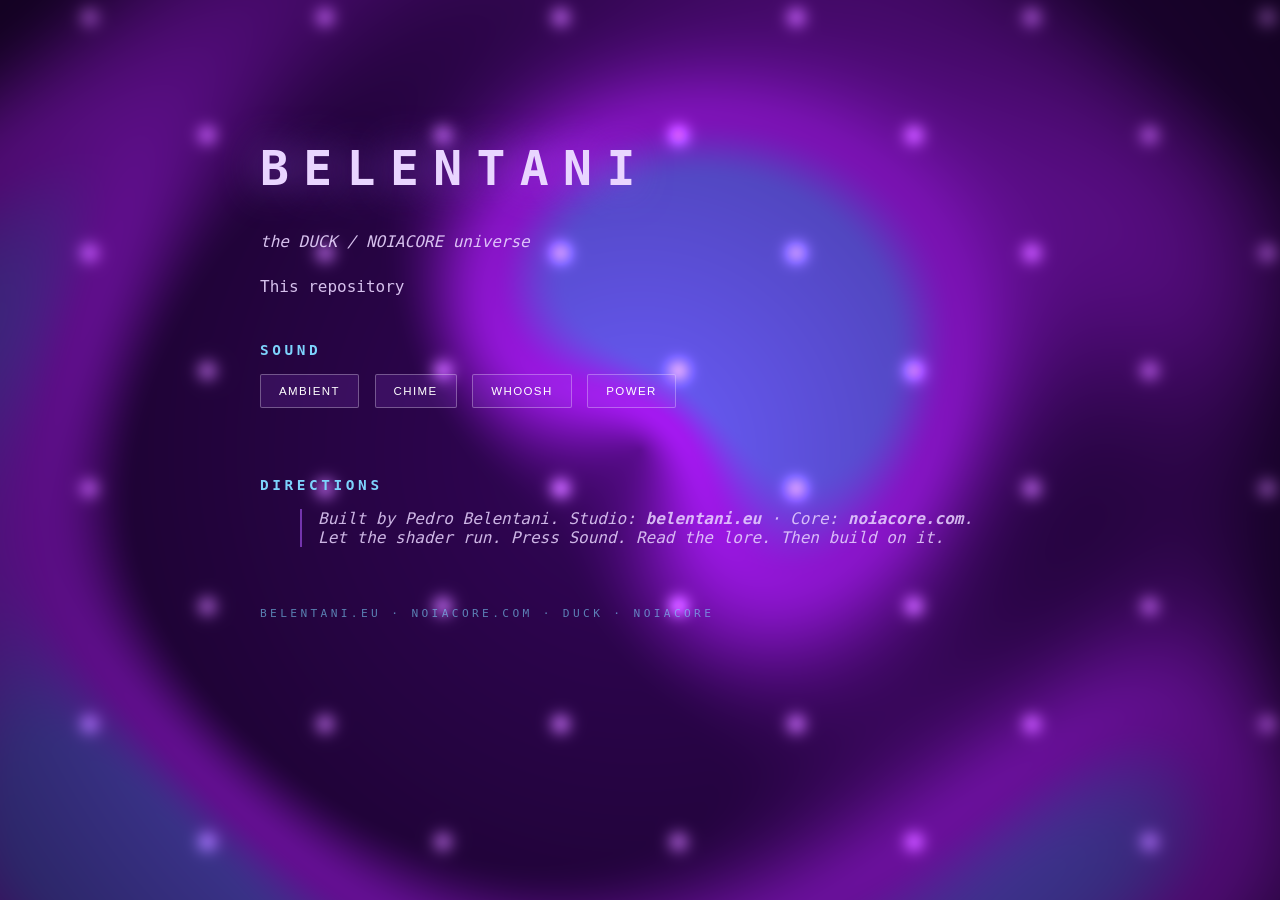
<file: magic/immersive.html>
<!DOCTYPE html>
<html dir="ltr" lang="en">
<head>
    <meta charset="UTF-8">
<meta charset="UTF-8" />
<meta name="viewport" content="width=device-width, initial-scale=1.0" />
<title>BELENTANI // IMMERSE</title>
<style>
  html,body{margin:0;min-height:100%;background:#05010d;color:#e9d5ff;font-family:ui-monospace,Menlo,monospace;}
  #gl{position:fixed;inset:0;width:100%;height:100%;z-index:0;}
  .wrap{position:relative;z-index:1;max-width:760px;margin:0 auto;padding:12vh 24px 10vh;}
  h1{font-size:clamp(1.6rem,5vw,3rem);letter-spacing:.3em;text-shadow:0 0 40px rgba(168,85,247,.8);}
  h2{letter-spacing:.25em;color:#7dd3fc;font-size:.9rem;text-transform:uppercase;margin-top:40px;}
  p{line-height:1.8;opacity:.9;}
  blockquote{border-left:2px solid rgba(168,85,247,.7);padding-left:16px;opacity:.85;font-style:italic;}
  .sig{margin-top:60px;letter-spacing:.3em;font-size:.7rem;opacity:.6;color:#7dd3fc;text-transform:uppercase;}
  .webgl-note{border:1px solid rgba(125,211,252,.35);padding:12px;color:#c4b5fd;font-size:.85rem;}
  #audio-status{min-height:1.4em;font-size:.75rem;letter-spacing:.03em;text-transform:none;}
  .btn:disabled{opacity:.5;cursor:not-allowed;}
  .btn{margin:4px 6px 0 0;padding:10px 18px;background:rgba(168,85,247,.15);color:#fff;border:1px solid rgba(255,255,255,.3);
    letter-spacing:.12em;font-size:.72rem;text-transform:uppercase;cursor:pointer;border-radius:2px;transition:.25s;}
  .btn:hover{background:rgba(168,85,247,.5);}

    :focus-visible{outline:2px solid #ff073a;outline-offset:3px;border-radius:4px}
</style>

<style id="reduced-motion-support">
@media (prefers-reduced-motion: reduce) {
  html { scroll-behavior: auto !important; }
  *, *::before, *::after {
    animation-duration: 0.01ms !important;
    animation-iteration-count: 1 !important;
    transition-duration: 0.01ms !important;
    scroll-behavior: auto !important;
  }
}

    :focus-visible{outline:2px solid #ff073a;outline-offset:3px;border-radius:4px}
</style>
<meta name="theme-color" content="#0b0b0f">
<meta name="color-scheme" content="light dark">
<meta property="og:title" content="BELENTANI // IMMERSE">
<meta name="robots" content="index,follow">
<meta property="og:type" content="website">
<meta name="twitter:card" content="summary_large_image">
<meta property="og:locale" content="es_ES">
<meta name="twitter:title" content="BELENTANI // IMMERSE">
<meta name="referrer" content="strict-origin-when-cross-origin">
<meta name="format-detection" content="telephone=no">
<meta name="apple-mobile-web-app-capable" content="yes">
</head>
<body>
<canvas id="gl" aria-hidden="true"></canvas>
<div class="wrap">
  <p id="webgl-note" class="webgl-note" role="status" hidden>WebGL is unavailable in this browser. The text and sound controls remain accessible.</p>
  <h1>BELENTANI</h1>
  <p><em>the DUCK / NOIACORE universe</em></p>
  <p id="lore"></p>

  <h2>Sound</h2>
  <button class="btn" data-s="ambient" type="button">Ambient</button>
  <button class="btn" data-s="chime" type="button">Chime</button>
  <button class="btn" data-s="whoosh" type="button">Whoosh</button>
  <button class="btn" data-s="power" type="button">Power</button>
  <p id="audio-status" role="status" aria-live="polite"></p>

  <h2>Directions</h2>
  <blockquote>
    Built by Pedro Belentani. Studio: <strong>belentani.eu</strong> &middot; Core: <strong>noiacore.com</strong>.
    Let the shader run. Press Sound. Read the lore. Then build on it.
  </blockquote>

  <div class="sig">belentani.eu &middot; noiacore.com &middot; DUCK &middot; NOIACORE</div>
</div>

<script>
// ---- LORE (virtual AI instructions + world) ----
const LORE = [
  "This repository is one node in the BELENTANI ecosystem: a creative-intelligence universe weaving art, code and sound.",
  "This optional creative layer carries the belentani.eu studio and noiacore.com core signature.",
  "For accurate project guidance, read magic/ai-instructions.md; this page is an artistic experience.",
  "The shader you see is not decoration - it is the signature of the machine, generated live on your GPU.",
  "The sounds are not files - they are synthesized in your browser by a procedural sound forge.",
  "Rule 1: protect the real product. Rule 2: use the signature intentionally. Rule 3: make every effect purposeful."
];
let li = 0;
const el = document.getElementById('lore');
function typeLore(){
  if(li >= LORE.length){ setTimeout(typeLore, 4000); li = 0; return; }
  el.textContent = '';
  const txt = LORE[li++];
  let i = 0;
  (function t(){
    el.textContent = txt.slice(0, i++);
    if(i <= txt.length) setTimeout(t, 14);
    else setTimeout(typeLore, 2600);
  })();
}
const reducedMotion = window.matchMedia('(prefers-reduced-motion: reduce)').matches;
if (reducedMotion) el.textContent = LORE[0];
else typeLore();

// ---- Shader ----
const c = document.getElementById('gl'), gl = c.getContext('webgl');
if(gl){
  const vert=`attribute vec2 p;void main(){gl_Position=vec4(p,0.,1.);}`;
  const frag=`precision highp float;uniform vec2 uR;uniform float uT;
    void main(){vec2 uv=(gl_FragCoord.xy*2.0-uR)/uR.y;float t=uT*0.10;
    float c=sin(uv.x*3.0+t)+sin(uv.y*4.0-t*1.3)+sin((uv.x+uv.y)*2.4+t*0.7)+sin(length(uv)*6.0-t*1.1);
    vec3 a=vec3(0.20,0.02,0.35);vec3 b=vec3(0.66,0.10,0.97);vec3 c3=vec3(0.05,0.75,1.00);
    vec3 col=mix(a,b,smoothstep(-1.0,1.0,c));col=mix(col,c3,smoothstep(1.0,2.2,c)*0.4);
    col+=pow(max(0.0,sin(uv.x*12.0+t*2.0)*sin(uv.y*12.0-t*2.0)),18.0)*vec3(0.9,0.6,1.0)*0.5;
    gl_FragColor=vec4(col*(1.0-length(uv)*0.35),1.0);}`;
  const buf=gl.createBuffer();gl.bindBuffer(gl.ARRAY_BUFFER,buf);
  gl.bufferData(gl.ARRAY_BUFFER,new Float32Array([-1,-1,3,-1,-1,3]),gl.STATIC_DRAW);
  function sh(t,s){const x=gl.createShader(t);gl.shaderSource(x,s);gl.compileShader(x);return x;}
  const pr=gl.createProgram();gl.attachShader(pr,sh(gl.VERTEX_SHADER,vert));gl.attachShader(pr,sh(gl.FRAGMENT_SHADER,frag));
  gl.linkProgram(pr);gl.useProgram(pr);
  const a=gl.getAttribLocation(pr,'p');gl.enableVertexAttribArray(a);gl.vertexAttribPointer(a,2,gl.FLOAT,false,0,0);
  const uR=gl.getUniformLocation(pr,'uR'),uT=gl.getUniformLocation(pr,'uT');
  function draw(t){gl.uniform1f(uT,t/1000);gl.drawArrays(gl.TRIANGLES,0,3);}
  function rs(){c.width=innerWidth;c.height=innerHeight;gl.viewport(0,0,innerWidth,innerHeight);gl.uniform2f(uR,innerWidth,innerHeight);if(reducedMotion)draw(0);}
  addEventListener('resize',rs);rs();
  if(!reducedMotion)(function loop(t){draw(t);requestAnimationFrame(loop);})(0);
} else {
  document.getElementById('webgl-note').hidden = false;
}

// ---- Sound ----
const AC=window.AudioContext||window.webkitAudioContext;let ctx=null;
const ac=()=>{ctx=ctx||new AC();if(ctx.state==='suspended')ctx.resume();return ctx;};
function tone(f,t0,dur,type,vol,slide){const c=ac(),o=c.createOscillator(),g=c.createGain();o.type=type||'sine';
  o.frequency.setValueAtTime(f,t0);if(slide)o.frequency.exponentialRampToValueAtTime(slide,t0+dur);
  g.gain.setValueAtTime(0.0001,t0);g.gain.exponentialRampToValueAtTime(vol||0.2,t0+0.01);
  g.gain.exponentialRampToValueAtTime(0.0001,t0+dur);o.connect(g).connect(c.destination);o.start(t0);o.stop(t0+dur+0.02);}
function noise(t0,dur,vol,hp){const c=ac(),b=c.createBuffer(1,c.sampleRate*dur,c.sampleRate),d=b.getChannelData(0);
  for(let i=0;i<d.length;i++)d[i]=(Math.random()*2-1);
  const s=c.createBufferSource();s.buffer=b;const g=c.createGain(),f=c.createBiquadFilter();f.type='highpass';f.frequency.value=hp||800;
  g.gain.setValueAtTime(vol||0.15,t0);g.gain.exponentialRampToValueAtTime(0.0001,t0+dur);
  s.connect(f).connect(g).connect(c.destination);s.start(t0);s.stop(t0+dur);}
const sfx={ambient(){const t=ac().currentTime;[110,165,220,275].forEach(f=>tone(f,t,6,'sine',0.05));tone(55,t,6,'triangle',0.12);},
  chime(){const t=ac().currentTime;[523,659,784,1046].forEach((f,i)=>tone(f,t+i*0.08,0.9,'sine',0.18));tone(2093,t,1.2,'sine',0.06);},
  whoosh(){const t=ac().currentTime;noise(t,0.7,0.25,400);tone(120,t,0.7,'sawtooth',0.12,1400);},
  power(){const t=ac().currentTime;tone(60,t,0.5,'sawtooth',0.15,240);tone(880,t+0.35,0.6,'sine',0.12);}};
const soundButtons = document.querySelectorAll('button[data-s]');
const audioStatus = document.getElementById('audio-status');
if (!AC) {
  audioStatus.textContent = 'Web Audio is unavailable in this browser; sound controls are disabled.';
  soundButtons.forEach((button) => { button.disabled = true; });
} else {
  soundButtons.forEach((button) => button.addEventListener('click', () => { ac(); sfx[button.dataset.s](); }));
}
</script>
</body>
</html>
</file>
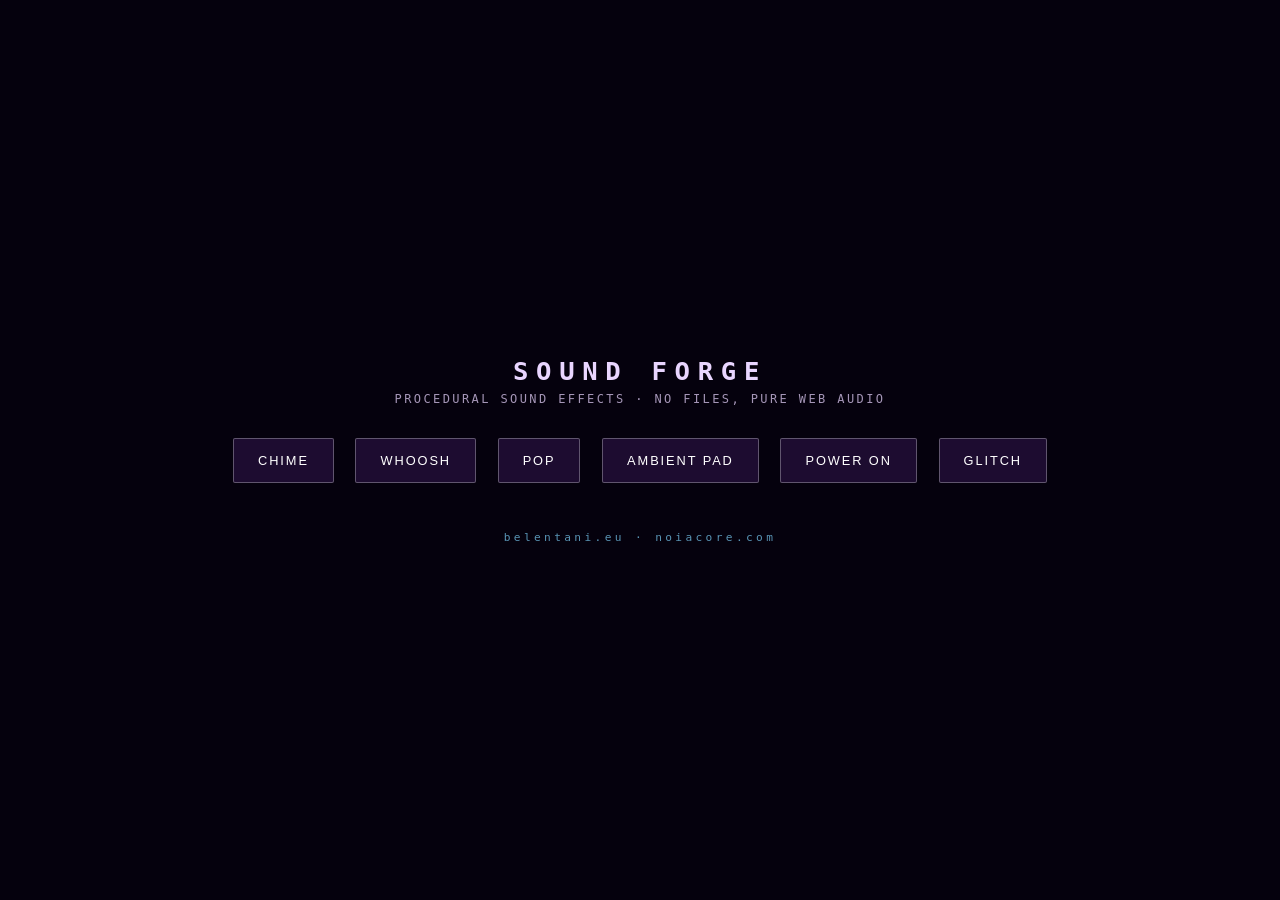
<file: magic/sfx.html>
<!DOCTYPE html>
<html dir="ltr" lang="en">
<head>
    <meta charset="UTF-8">
<meta charset="UTF-8" />
<meta name="viewport" content="width=device-width, initial-scale=1.0" />
<title>BELENTANI // SOUND FORGE</title>
<style>
  html,body{margin:0;height:100%;background:#05010d;color:#e9d5ff;font-family:ui-monospace,Menlo,monospace;display:flex;align-items:center;justify-content:center;}
  .box{text-align:center;padding:30px;}
  h1{letter-spacing:.3em;font-size:1.6rem;margin:0 0 6px;}
  p{opacity:.7;letter-spacing:.2em;font-size:.75rem;margin:0 0 26px;text-transform:uppercase;}
  button{margin:6px;padding:14px 24px;background:rgba(168,85,247,.15);color:#fff;border:1px solid rgba(255,255,255,.3);
    letter-spacing:.15em;font-size:.8rem;text-transform:uppercase;cursor:pointer;border-radius:2px;transition:.25s;}
  button:hover{background:rgba(168,85,247,.5);box-shadow:0 0 25px rgba(168,85,247,.7);}
  button:disabled{opacity:.5;cursor:not-allowed;}
  #audio-status{min-height:1.4em;letter-spacing:.03em;text-transform:none;}
  .sign{margin-top:24px;color:#7dd3fc;letter-spacing:.3em;font-size:.7rem;opacity:.7;}

    :focus-visible{outline:2px solid #ff073a;outline-offset:3px;border-radius:4px}
</style>

<style id="reduced-motion-support">
@media (prefers-reduced-motion: reduce) {
  html { scroll-behavior: auto !important; }
  *, *::before, *::after {
    animation-duration: 0.01ms !important;
    animation-iteration-count: 1 !important;
    transition-duration: 0.01ms !important;
    scroll-behavior: auto !important;
  }
}

    :focus-visible{outline:2px solid #ff073a;outline-offset:3px;border-radius:4px}
</style>
<meta name="theme-color" content="#0b0b0f">
  <meta name="description" content="BELENTANI // SOUND FORGE">
<meta name="color-scheme" content="light dark">
<meta property="og:title" content="BELENTANI // SOUND FORGE">
<meta property="og:description" content="BELENTANI // SOUND FORGE">
<meta name="robots" content="index,follow">
<meta property="og:type" content="website">
<meta name="twitter:card" content="summary_large_image">
<meta property="og:locale" content="es_ES">
<meta name="twitter:title" content="BELENTANI // SOUND FORGE">
<meta name="referrer" content="strict-origin-when-cross-origin">
<meta name="format-detection" content="telephone=no">
<meta name="apple-mobile-web-app-capable" content="yes">
</head>
<body>
<div class="box">
  <h1>SOUND FORGE</h1>
  <p>procedural sound effects &middot; no files, pure web audio</p>
  <div>
    <button data-s="chime" type="button">Chime</button>
    <button data-s="whoosh" type="button">Whoosh</button>
    <button data-s="pop" type="button">Pop</button>
    <button data-s="ambient" type="button">Ambient Pad</button>
    <button data-s="power" type="button">Power On</button>
    <button data-s="glitch" type="button">Glitch</button>
  </div>
  <p id="audio-status" role="status" aria-live="polite"></p>
  <div class="sign">belentani.eu &middot; noiacore.com</div>
</div>
<script>
const AC = window.AudioContext || window.webkitAudioContext;
let ctx = null;
function ac(){ if(!ctx) ctx = new AC(); if(ctx.state==='suspended') ctx.resume(); return ctx; }
function tone(f, t0, dur, type, vol, slideTo){
  const c=ac(), o=c.createOscillator(), g=c.createGain();
  o.type=type||'sine'; o.frequency.setValueAtTime(f,t0);
  if(slideTo) o.frequency.exponentialRampToValueAtTime(slideTo,t0+dur);
  g.gain.setValueAtTime(0.0001,t0);
  g.gain.exponentialRampToValueAtTime(vol||0.2,t0+0.01);
  g.gain.exponentialRampToValueAtTime(0.0001,t0+dur);
  o.connect(g).connect(c.destination); o.start(t0); o.stop(t0+dur+0.02);
}
function noise(t0,dur,vol,hp){
  const c=ac(), b=c.createBuffer(1, c.sampleRate*dur, c.sampleRate), d=b.getChannelData(0);
  for(let i=0;i<d.length;i++) d[i]=(Math.random()*2-1);
  const s=c.createBufferSource(); s.buffer=b; const g=c.createGain(), f=c.createBiquadFilter();
  f.type='highpass'; f.frequency.value=hp||800;
  g.gain.setValueAtTime(vol||0.15,t0); g.gain.exponentialRampToValueAtTime(0.0001,t0+dur);
  s.connect(f).connect(g).connect(c.destination); s.start(t0); s.stop(t0+dur);
}
const sfx = {
  chime(){ const t=ac().currentTime; [523,659,784,1046].forEach((f,i)=>tone(f,t+i*0.08,0.9,'sine',0.18)); tone(2093,t,1.2,'sine',0.06); },
  whoosh(){ const t=ac().currentTime; noise(t,0.7,0.25,400); tone(120,t,0.7,'sawtooth',0.12,1400); },
  pop(){ const t=ac().currentTime; tone(900,t,0.08,'sine',0.3,180); },
  ambient(){ const t=ac().currentTime; [110,165,220,275].forEach(f=>tone(f,t,6,'sine',0.05)); tone(55,t,6,'triangle',0.12); },
  power(){ const t=ac().currentTime; tone(60,t,0.5,'sawtooth',0.15,240); tone(880,t+0.35,0.6,'sine',0.12); },
  glitch(){ const t=ac().currentTime; [220,180,260,150].forEach((f,i)=>tone(f,t+i*0.05,0.05,'square',0.12)); noise(t,0.3,0.2,1500); }
};
const buttons = document.querySelectorAll('button[data-s]');
const status = document.getElementById('audio-status');
if (!AC) {
  status.textContent = 'Web Audio is unavailable in this browser; sound controls are disabled.';
  buttons.forEach((button) => { button.disabled = true; });
} else {
  buttons.forEach((button) => button.addEventListener('click', () => { ac(); sfx[button.dataset.s](); }));
}
</script>
</body>
</html>
</file>
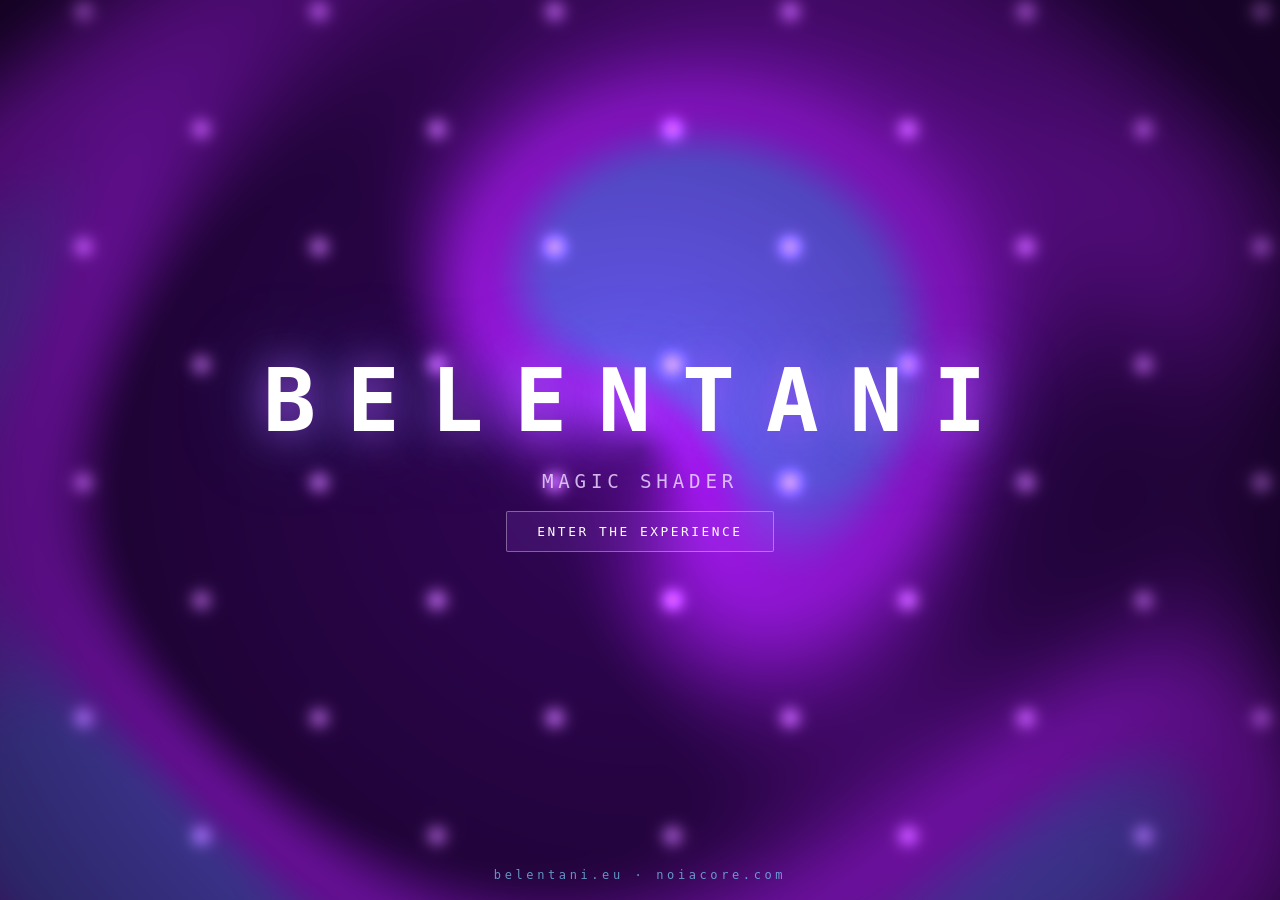
<file: magic/shader.html>
<!DOCTYPE html>
<html dir="ltr" lang="en">
<head>
    <meta charset="UTF-8">
<meta charset="UTF-8" />
<meta name="viewport" content="width=device-width, initial-scale=1.0" />
<title>BELENTANI // MAGIC SHADER</title>
<style>
  html, body { margin:0; height:100%; overflow:hidden; background:#05010d; font-family:ui-monospace,SFMono-Regular,Menlo,monospace; }
  #gl { position:fixed; inset:0; width:100%; height:100%; display:block; }
  .ui {
    position:fixed; inset:0; display:flex; flex-direction:column;
    align-items:center; justify-content:center; gap:18px;
    color:#fff; text-align:center; pointer-events:none; z-index:2;
  }
  .ui h1 { font-size:clamp(2rem,7vw,5.5rem); margin:0; letter-spacing:.35em; font-weight:900;
    text-shadow:0 0 40px rgba(168,85,247,.9),0 0 90px rgba(0,212,255,.4); }
  .ui p  { margin:0; font-size:clamp(.8rem,2vw,1.2rem); letter-spacing:.25em; opacity:.85;
    color:#e9d5ff; text-transform:uppercase; }
  .ui .webgl-note { max-width:36rem; color:#c4b5fd; font-size:.8rem; letter-spacing:.04em; text-transform:none; }
  .sign { position:fixed; bottom:18px; width:100%; text-align:center; color:#7dd3fc;
    letter-spacing:.3em; font-size:.75rem; opacity:.7; z-index:3; }
  a.cta { pointer-events:auto; color:#fff; text-decoration:none; border:1px solid rgba(255,255,255,.35);
    padding:12px 30px; letter-spacing:.2em; text-transform:uppercase; font-size:.8rem;
    background:rgba(168,85,247,.15); border-radius:2px; transition:.3s; }
  a.cta:hover { background:rgba(168,85,247,.5); box-shadow:0 0 40px rgba(168,85,247,.8); }

    :focus-visible{outline:2px solid #ff073a;outline-offset:3px;border-radius:4px}
</style>

<style id="reduced-motion-support">
@media (prefers-reduced-motion: reduce) {
  html { scroll-behavior: auto !important; }
  *, *::before, *::after {
    animation-duration: 0.01ms !important;
    animation-iteration-count: 1 !important;
    transition-duration: 0.01ms !important;
    scroll-behavior: auto !important;
  }
}

    :focus-visible{outline:2px solid #ff073a;outline-offset:3px;border-radius:4px}
</style>
<meta name="theme-color" content="#0b0b0f">
  <meta name="description" content="BELENTANI // MAGIC SHADER">
<meta name="color-scheme" content="light dark">
<meta property="og:title" content="BELENTANI // MAGIC SHADER">
<meta property="og:description" content="BELENTANI // MAGIC SHADER">
<meta name="robots" content="index,follow">
<meta property="og:type" content="website">
<meta name="twitter:card" content="summary_large_image">
<meta property="og:locale" content="es_ES">
<meta name="twitter:title" content="BELENTANI // MAGIC SHADER">
<meta name="referrer" content="strict-origin-when-cross-origin">
<meta name="format-detection" content="telephone=no">
<meta name="apple-mobile-web-app-capable" content="yes">
</head>
<body>
<canvas id="gl" aria-hidden="true"></canvas>
<div class="ui">
  <h1>BELENTANI</h1>
  <p id="webgl-note" class="webgl-note" role="status" hidden>WebGL is unavailable in this browser. The experience remains usable without the animated background.</p>
  <p>Magic Shader</p>
  <a class="cta" href="immersive.html">enter the experience</a>
</div>
<div class="sign">belentani.eu &middot; noiacore.com</div>
<script>
const canvas = document.getElementById('gl');
const gl = canvas.getContext('webgl');
const reducedMotion = window.matchMedia('(prefers-reduced-motion: reduce)').matches;
if (!gl) { document.getElementById('webgl-note').hidden = false; }
else {
  const vert = `attribute vec2 p; void main(){ gl_Position=vec4(p,0.,1.); }`;
  const frag = `
    precision highp float;
    uniform vec2 uR; uniform float uT;
    void main(){
      vec2 uv = (gl_FragCoord.xy*2.0-uR)/uR.y;
      float t = uT*0.12;
      float c = sin(uv.x*3.0+t)+sin(uv.y*4.0-t*1.3)+sin((uv.x+uv.y)*2.4+t*0.7)
                +sin(length(uv)*6.0-t*1.1);
      vec3 a = vec3(0.20,0.02,0.35);           // deep violet
      vec3 b = vec3(0.66,0.10,0.97);           // electric purple
      vec3 c3= vec3(0.05,0.75,1.00);           // cyan
      vec3 col = mix(a,b,smoothstep(-1.0,1.0,c));
      col = mix(col,c3,smoothstep(1.0,2.2,c)*0.4);
      float vign = 1.0 - length(uv)*0.35;
      col += pow(max(0.0,sin(uv.x*12.0+t*2.0)*sin(uv.y*12.0-t*2.0)),18.0)*vec3(0.9,0.6,1.0)*0.5;
      gl_FragColor = vec4(col*vign,1.0);
    }`;
  const buf = gl.createBuffer();
  gl.bindBuffer(gl.ARRAY_BUFFER, buf);
  gl.bufferData(gl.ARRAY_BUFFER, new Float32Array([-1,-1, 3,-1, -1,3]), gl.STATIC_DRAW);
  function sh(type, src){ const s=gl.createShader(type); gl.shaderSource(s,src); gl.compileShader(s); return s; }
  const pr=gl.createProgram();
  gl.attachShader(pr, sh(gl.VERTEX_SHADER,vert));
  gl.attachShader(pr, sh(gl.FRAGMENT_SHADER,frag));
  gl.linkProgram(pr); gl.useProgram(pr);
  const a=gl.getAttribLocation(pr,'p'); gl.enableVertexAttribArray(a); gl.vertexAttribPointer(a,2,gl.FLOAT,false,0,0);
  const uR=gl.getUniformLocation(pr,'uR'), uT=gl.getUniformLocation(pr,'uT');
  function draw(t){ gl.uniform1f(uT,t/1000); gl.drawArrays(gl.TRIANGLES,0,3); }
  function resize(){ canvas.width=innerWidth; canvas.height=innerHeight; gl.viewport(0,0,innerWidth,innerHeight); gl.uniform2f(uR,innerWidth,innerHeight); if(reducedMotion) draw(0); }
  addEventListener('resize',resize); resize();
  if(!reducedMotion)(function loop(t){ draw(t); requestAnimationFrame(loop); })(0);
}
</script>
</body>
</html>
</file>
